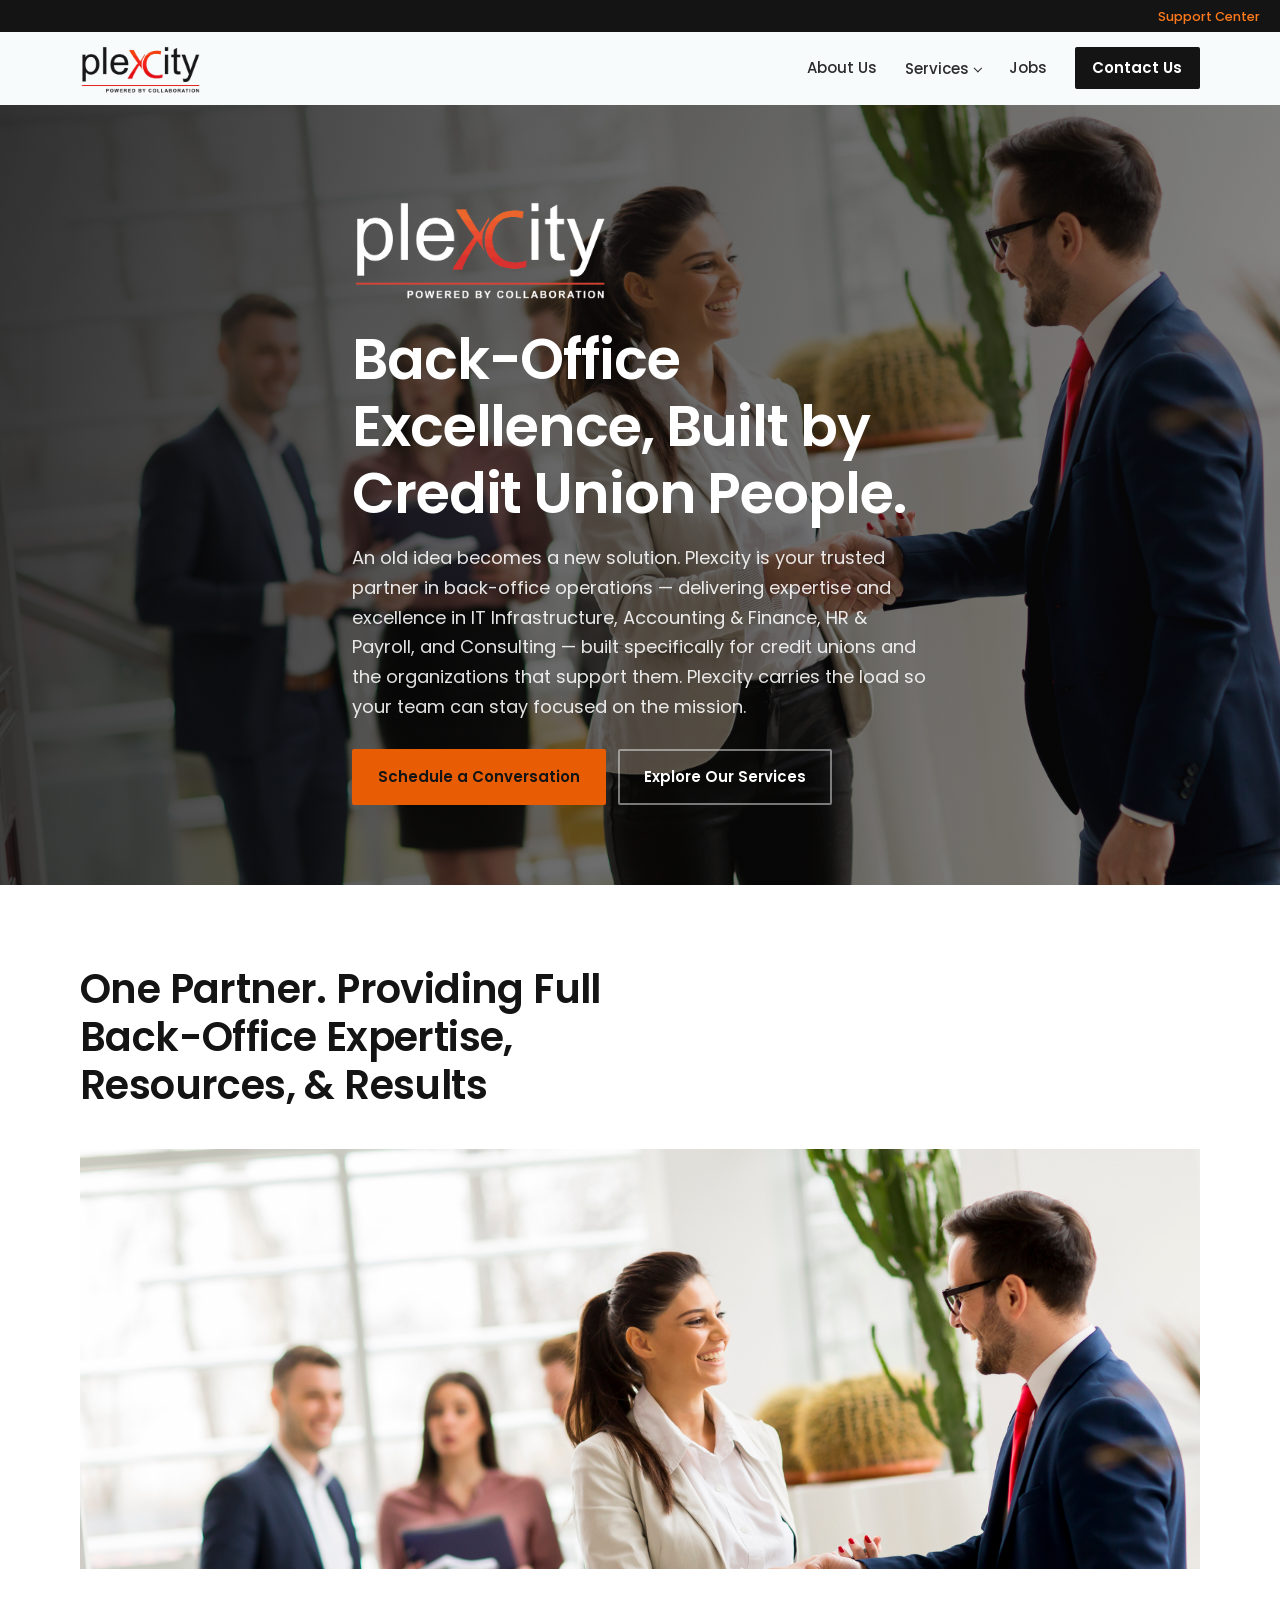
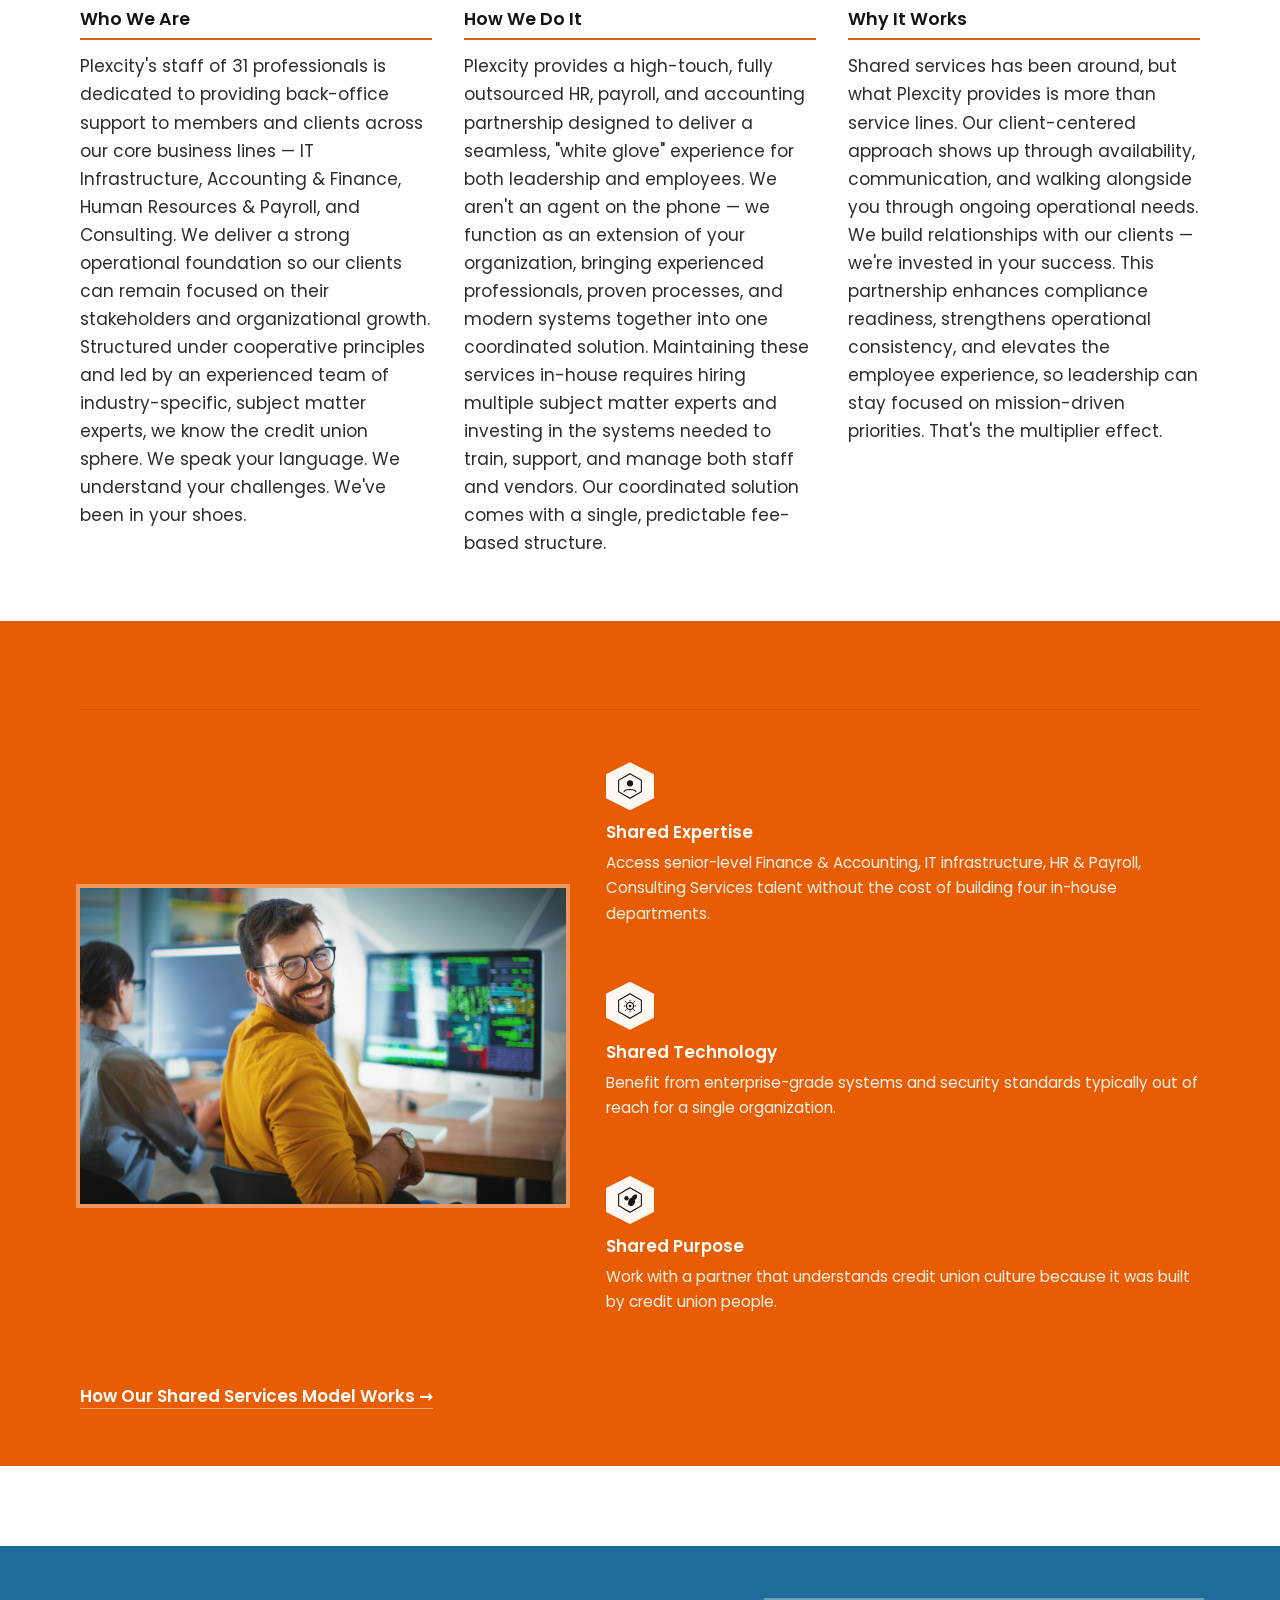
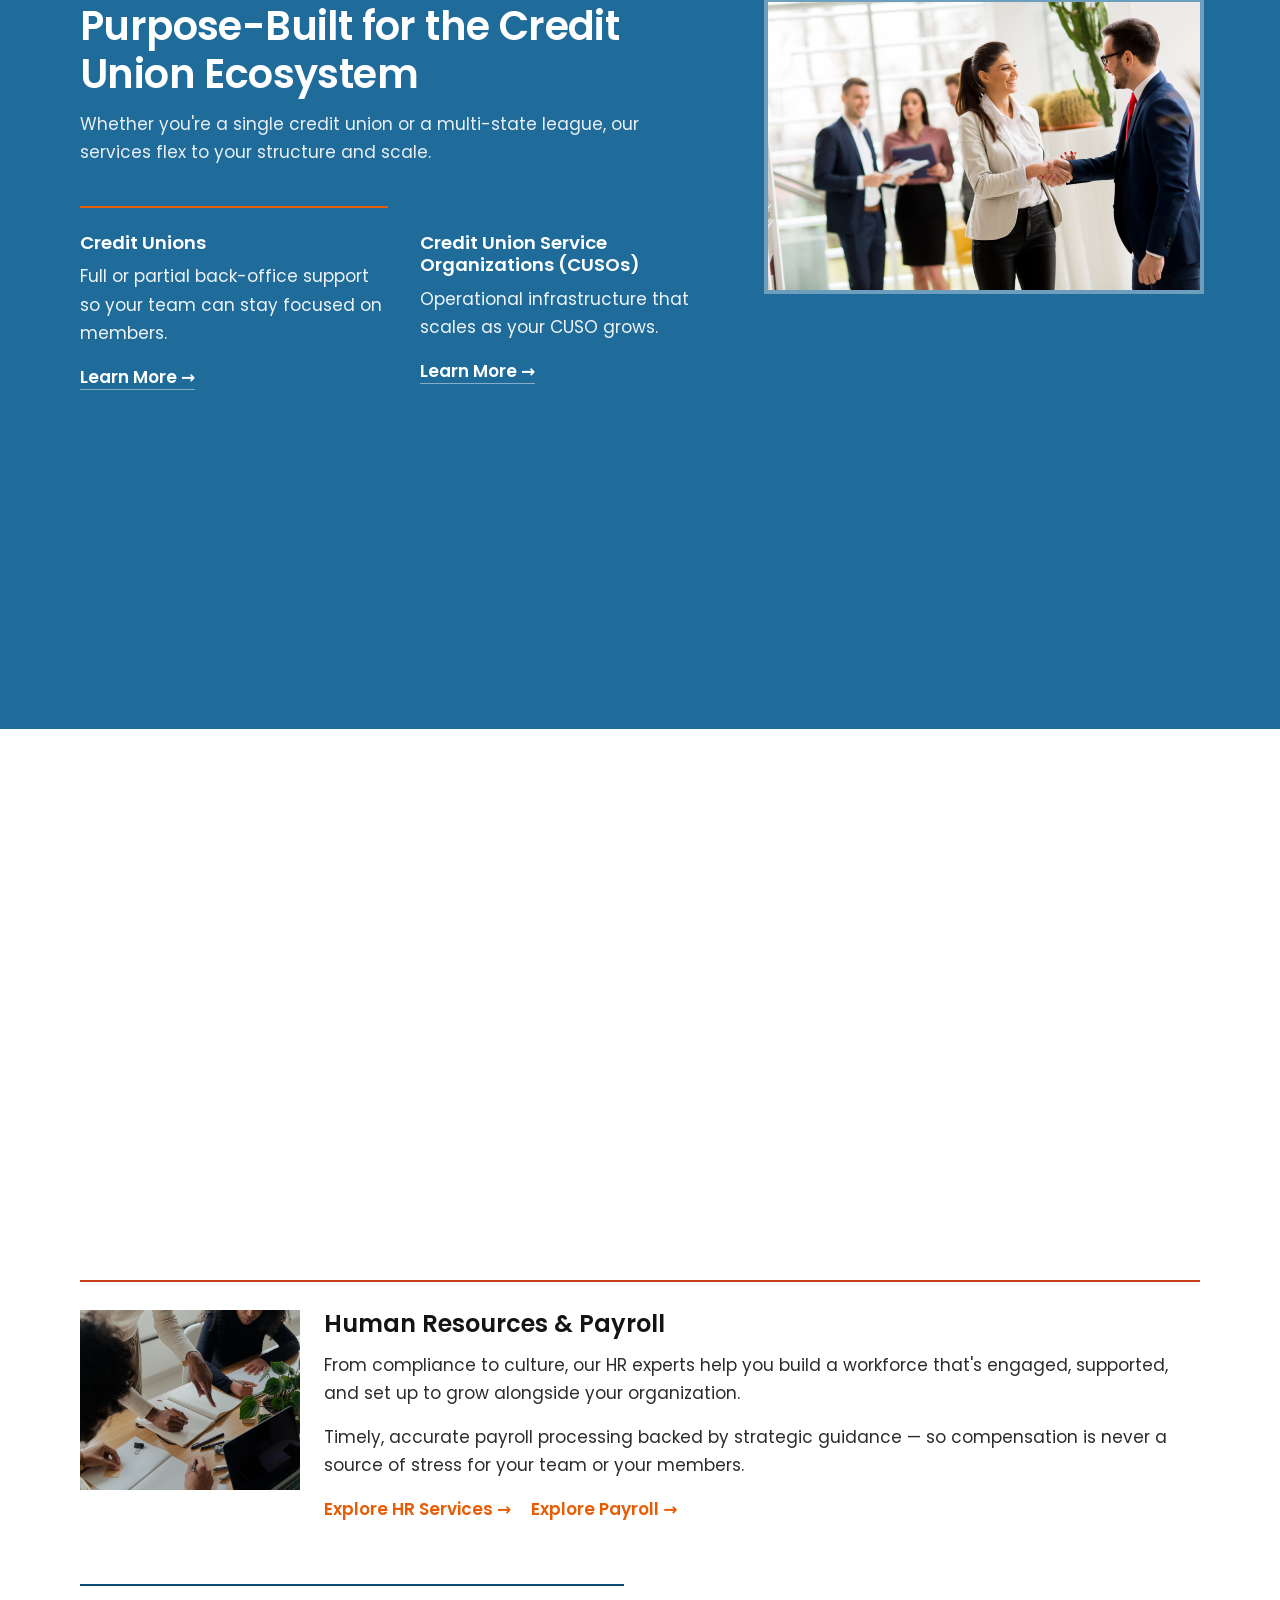
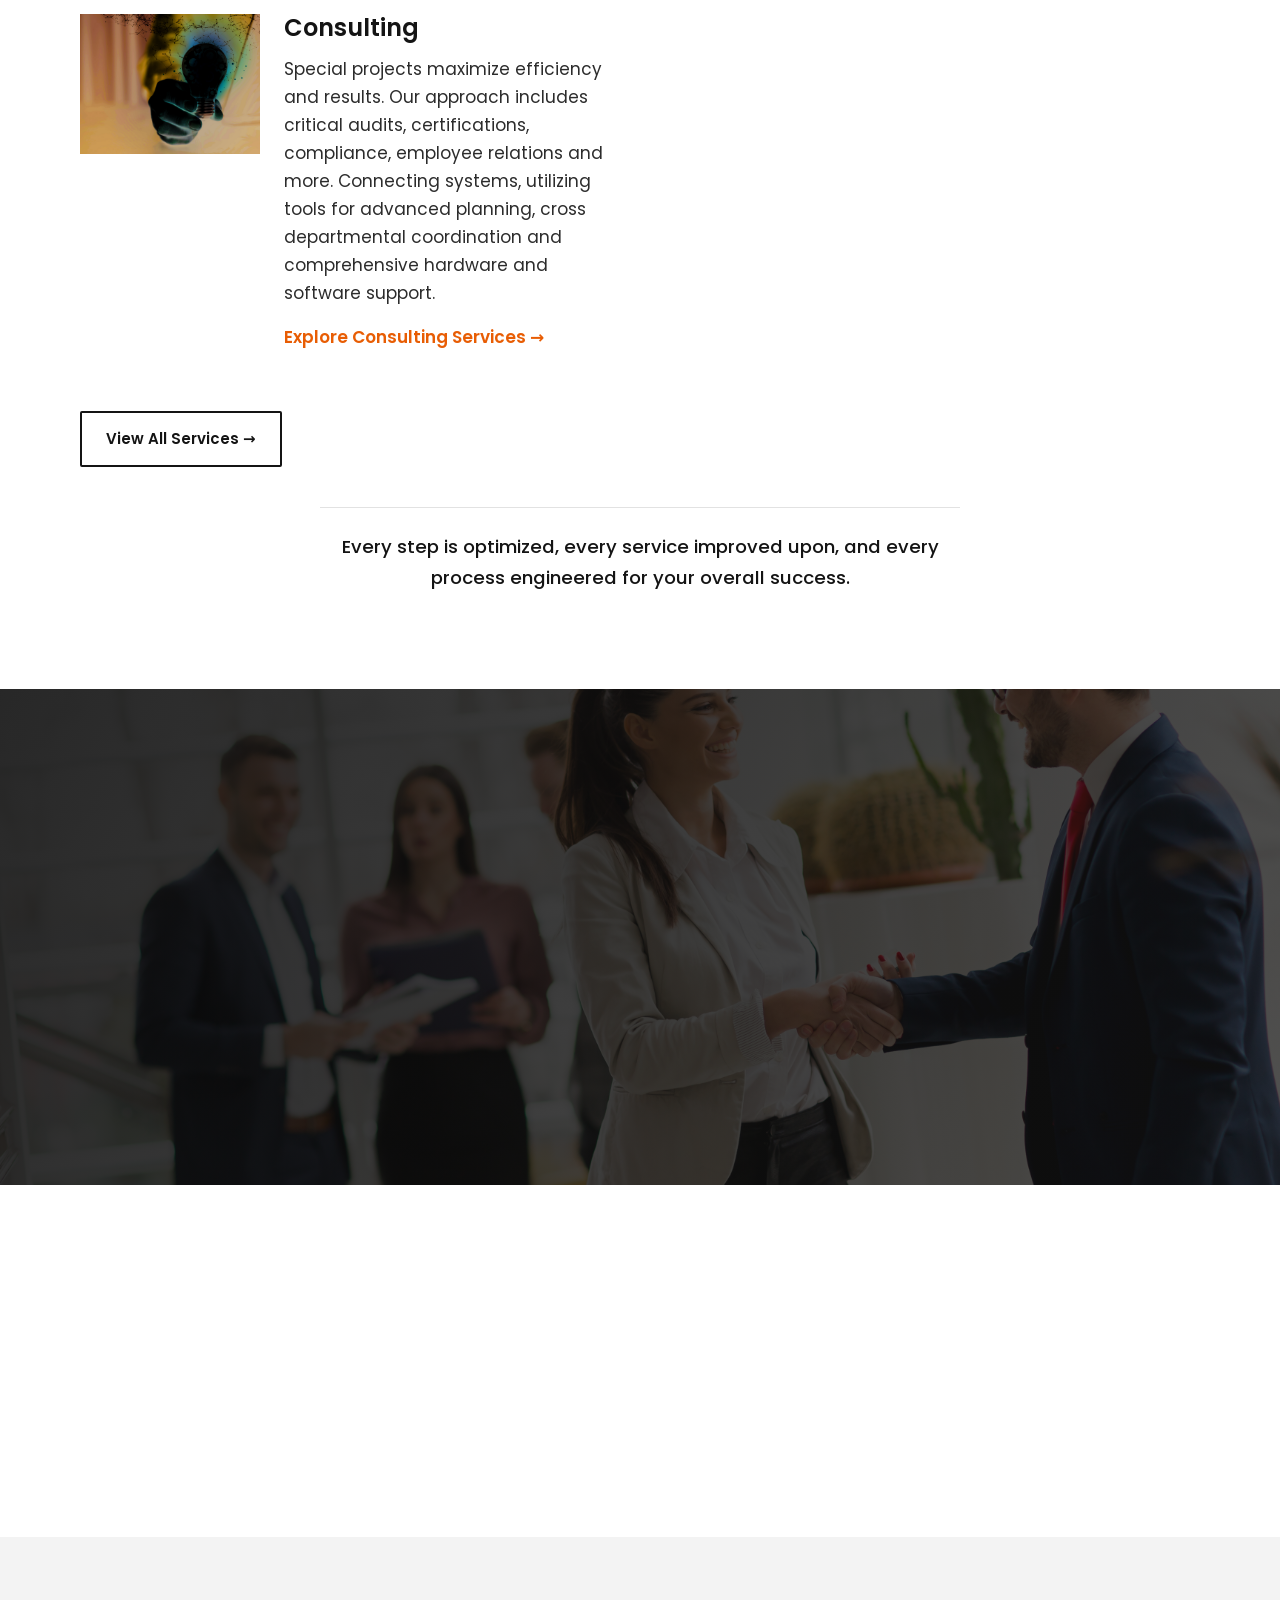
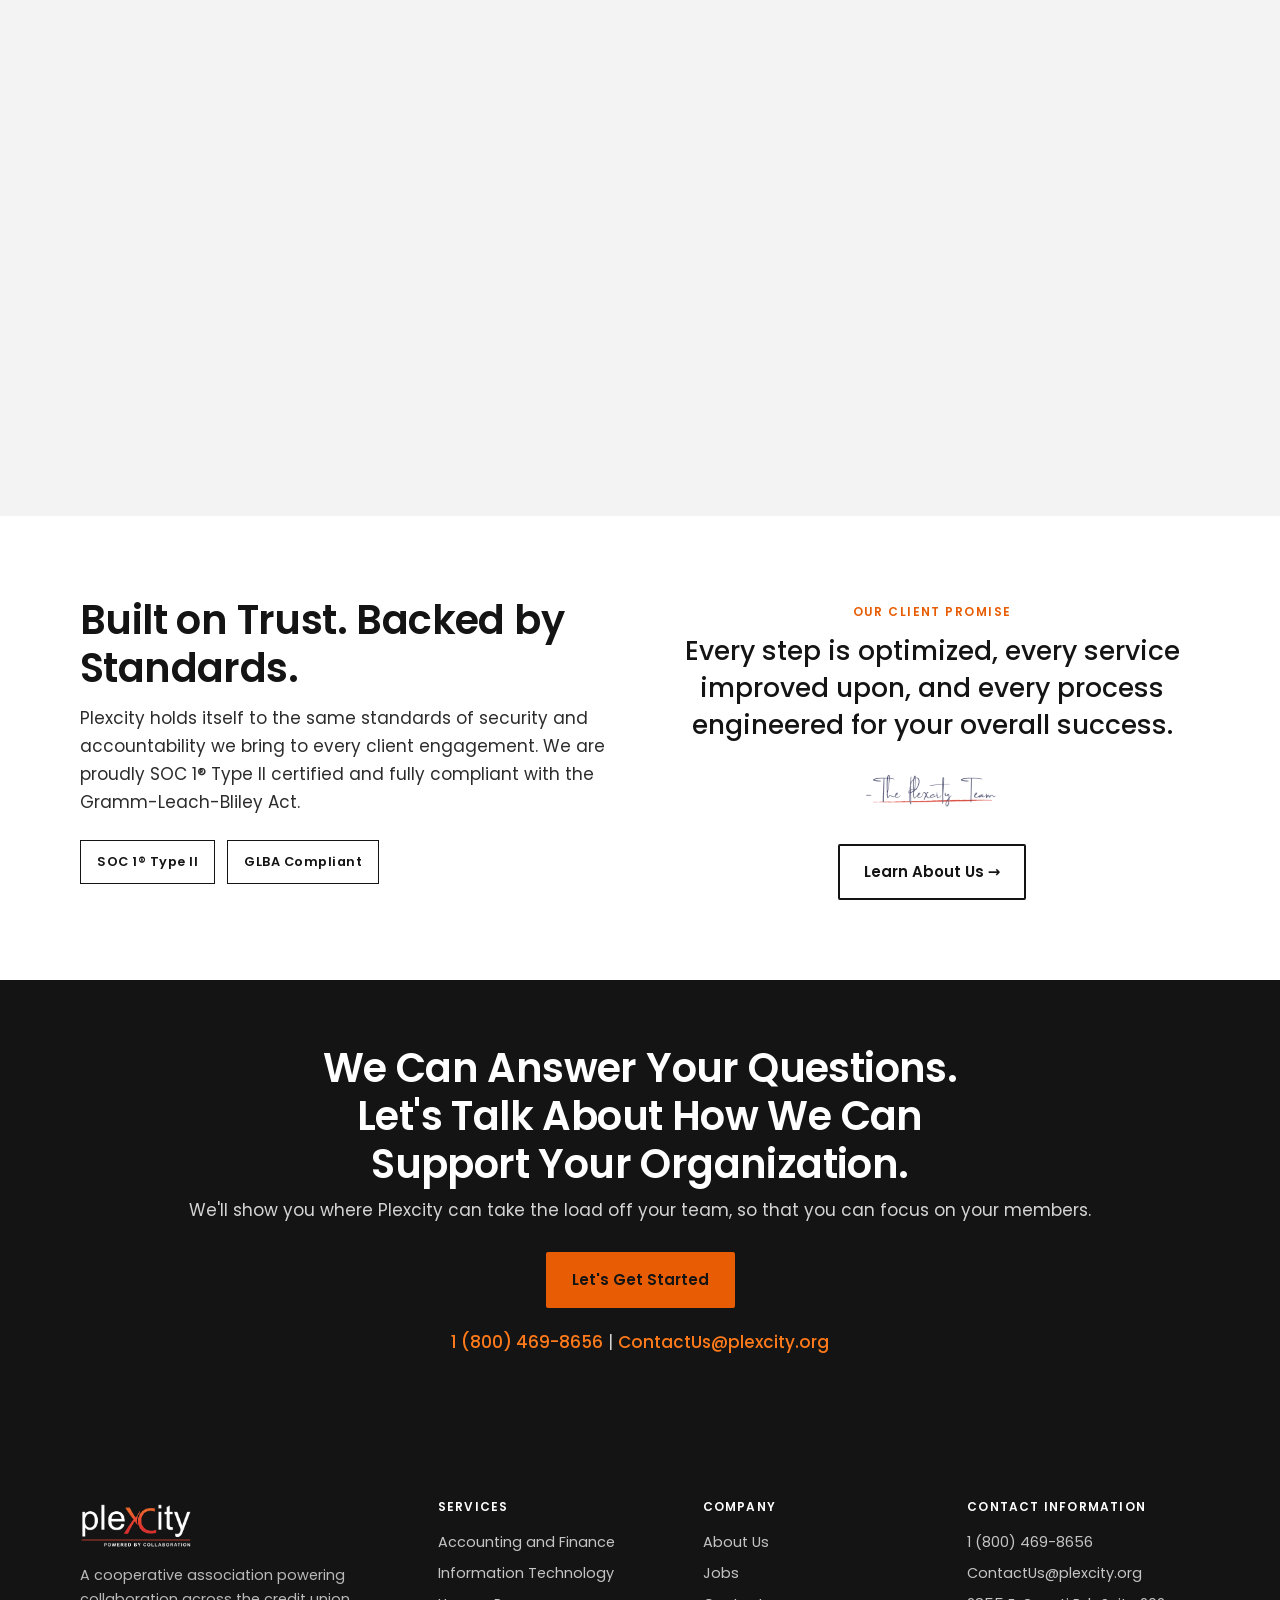
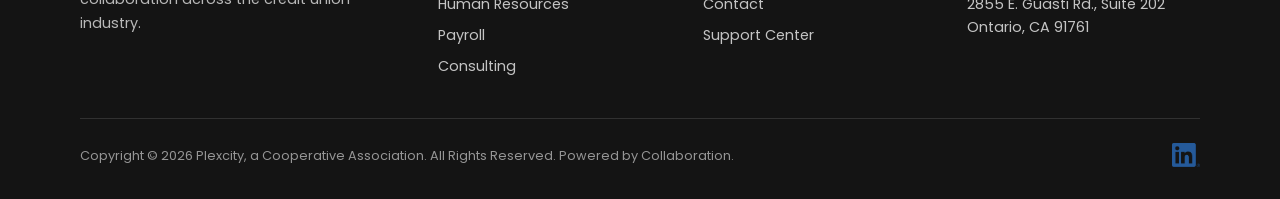
<file: index.html>
<!DOCTYPE html>
<html lang="en">
  <head>
    <meta charset="UTF-8" />
    <meta name="viewport" content="width=device-width, initial-scale=1" />
    <title>Plexcity | Powered by Collaboration</title>
    <meta
      name="description"
      content="Back-office excellence built by credit union people. Plexcity delivers IT Infrastructure, Accounting &amp; Finance, HR &amp; Payroll, and Consulting for credit unions and the organizations that support them."
    />
    <link rel="icon" href="assets/favicon.png" type="image/png" />
    <link rel="stylesheet" href="css/styles.css" />
  </head>
  <body>
    <a class="skip-link" href="#main">Skip to content</a>
    <div class="support-bar">
      <a href="https://plexcity.freshservice.com" target="_blank" rel="noopener">Support Center</a>
    </div>
    <header class="site-header">
      <div class="container header-inner">
        <a class="logo-link" href="index.html" aria-current="page">
          <img src="assets/logo.png" alt="Plexcity — Powered by Collaboration" />
        </a>
        <button class="nav-toggle" type="button" aria-expanded="false" aria-controls="site-nav">Menu</button>
        <nav class="site-nav" id="site-nav" aria-label="Primary">
          <a href="about.html">About Us</a>
          <div class="nav-dropdown">
            <button type="button" aria-expanded="false">Services</button>
            <div class="dropdown-menu">
              <a href="services/accounting.html">Accounting and Finance</a>
              <a href="services/it.html">Information Technology</a>
              <a href="services/hr.html">Human Resources</a>
              <a href="services/payroll.html">Payroll</a>
            </div>
          </div>
          <a href="jobs.html">Jobs</a>
          <a class="nav-cta" href="contact.html">Contact Us</a>
        </nav>
      </div>
    </header>

    <main id="main">
      <!-- 1. Hero -->
      <section class="hero hero-photo">
        <div class="hero-media" aria-hidden="true">
          <img src="assets/hero-photo.jpg" alt="" />
        </div>
        <div class="hero-content">
          <div class="hero-brand">
            <img src="assets/logo-hero.png" alt="Plexcity — Powered by Collaboration" />
          </div>
          <h1>Back-Office Excellence, Built by Credit Union People.</h1>
          <p class="lede">
            An old idea becomes a new solution. Plexcity is your trusted partner in back-office
            operations — delivering expertise and excellence in IT Infrastructure, Accounting &amp;
            Finance, HR &amp; Payroll, and Consulting — built specifically for credit unions and the
            organizations that support them. Plexcity carries the load so your team can stay focused
            on the mission.
          </p>
          <div class="btn-group">
            <a class="btn btn-primary" href="contact.html">Schedule a Conversation</a>
            <a class="btn btn-secondary" href="#services">Explore Our Services</a>
          </div>
        </div>
      </section>

      <!-- 2. So what is Plexcity? -->
      <section class="section" id="about-plexcity">
        <div class="container">
          <div class="section-head reveal">
            <h2>One Partner. Providing Full Back-Office Expertise, Resources, &amp; Results</h2>
          </div>
          <div class="about-visual reveal">
            <img src="assets/img-partnership.jpg" alt="" />
          </div>
          <div class="trio reveal">
            <div>
              <h3>Who We Are</h3>
              <p>
                Plexcity's staff of 31 professionals is dedicated to providing back-office support to
                members and clients across our core business lines — IT Infrastructure, Accounting
                &amp; Finance, Human Resources &amp; Payroll, and Consulting. We deliver a strong
                operational foundation so our clients can remain focused on their stakeholders and
                organizational growth. Structured under cooperative principles and led by an
                experienced team of industry-specific, subject matter experts, we know the credit
                union sphere. We speak your language. We understand your challenges. We've been in
                your shoes.
              </p>
            </div>
            <div>
              <h3>How We Do It</h3>
              <p>
                Plexcity provides a high-touch, fully outsourced HR, payroll, and accounting
                partnership designed to deliver a seamless, "white glove" experience for both
                leadership and employees. We aren't an agent on the phone — we function as an
                extension of your organization, bringing experienced professionals, proven processes,
                and modern systems together into one coordinated solution. Maintaining these services
                in-house requires hiring multiple subject matter experts and investing in the systems
                needed to train, support, and manage both staff and vendors. Our coordinated solution
                comes with a single, predictable fee-based structure.
              </p>
            </div>
            <div>
              <h3>Why It Works</h3>
              <p>
                Shared services has been around, but what Plexcity provides is more than service
                lines. Our client-centered approach shows up through availability, communication, and
                walking alongside you through ongoing operational needs. We build relationships with
                our clients — we're invested in your success. This partnership enhances compliance
                readiness, strengthens operational consistency, and elevates the employee experience,
                so leadership can stay focused on mission-driven priorities. That's the multiplier
                effect.
              </p>
            </div>
          </div>
        </div>

        <div class="section-band section-band-orange">
          <div class="container">
            <div class="shared-visual-row reveal">
              <figure class="shared-visual">
                <img src="assets/img-it.jpg" alt="" />
              </figure>
              <div class="shared-points">
                <div class="shared-point">
                  <div class="lb-icon lb-icon-on-color" aria-hidden="true">
                    <svg viewBox="0 0 64 64" fill="none" xmlns="http://www.w3.org/2000/svg">
                      <path
                        d="M32 4L58 19V45L32 60L6 45V19L32 4Z"
                        stroke="currentColor"
                        stroke-width="2.5"
                      />
                      <circle cx="32" cy="26" r="7" fill="currentColor" />
                      <path d="M18 46c2.5-8 25.5-8 28 0" stroke="currentColor" stroke-width="2.5" />
                    </svg>
                  </div>
                  <h3>Shared Expertise</h3>
                  <p>
                    Access senior-level Finance &amp; Accounting, IT infrastructure, HR &amp; Payroll,
                    Consulting Services talent without the cost of building four in-house departments.
                  </p>
                </div>
                <div class="shared-point">
                  <div class="lb-icon lb-icon-on-color" aria-hidden="true">
                    <svg viewBox="0 0 64 64" fill="none" xmlns="http://www.w3.org/2000/svg">
                      <path
                        d="M32 4L58 19V45L32 60L6 45V19L32 4Z"
                        stroke="currentColor"
                        stroke-width="2.5"
                      />
                      <circle cx="32" cy="32" r="8" stroke="currentColor" stroke-width="2.5" />
                      <circle cx="32" cy="32" r="3" fill="currentColor" />
                      <path
                        d="M32 18v4M32 42v4M18 32h4M42 32h4M21 21l3 3M40 40l3 3M43 21l-3 3M24 40l-3 3"
                        stroke="currentColor"
                        stroke-width="2"
                      />
                    </svg>
                  </div>
                  <h3>Shared Technology</h3>
                  <p>
                    Benefit from enterprise-grade systems and security standards typically out of
                    reach for a single organization.
                  </p>
                </div>
                <div class="shared-point">
                  <div class="lb-icon lb-icon-on-color" aria-hidden="true">
                    <svg viewBox="0 0 64 64" fill="none" xmlns="http://www.w3.org/2000/svg">
                      <path
                        d="M32 4L58 19V45L32 60L6 45V19L32 4Z"
                        stroke="currentColor"
                        stroke-width="2.5"
                      />
                      <path
                        d="M28 38c0-6 2.5-10 8-12 2-6 8-8 12-6 1 5-1 10-5 12 2 5-1 12-8 14-7-1-9-5-7-8z"
                        fill="currentColor"
                      />
                      <circle cx="24" cy="28" r="5" fill="currentColor" />
                    </svg>
                  </div>
                  <h3>Shared Purpose</h3>
                  <p>
                    Work with a partner that understands credit union culture because it was built by
                    credit union people.
                  </p>
                </div>
              </div>
            </div>
            <p class="section-cta reveal">
              <a class="text-link text-link-on-dark" href="#services"
                >How Our Shared Services Model Works →</a
              >
            </p>
          </div>
        </div>
      </section>

      <!-- 3. Who we serve -->
      <section class="section section-band section-band-blue" id="who-we-serve">
        <div class="container">
          <div class="serve-layout">
            <div>
              <div class="section-head reveal">
                <h2>Purpose-Built for the Credit Union Ecosystem</h2>
                <p>
                  Whether you're a single credit union or a multi-state league, our services flex to
                  your structure and scale.
                </p>
              </div>
              <div class="audience-grid">
                <article class="audience-item reveal">
                  <h3>Credit Unions</h3>
                  <p>Full or partial back-office support so your team can stay focused on members.</p>
                  <a class="text-link text-link-on-dark" href="about.html">Learn More →</a>
                </article>
                <article class="audience-item reveal">
                  <h3>Credit Union Service Organizations (CUSOs)</h3>
                  <p>Operational infrastructure that scales as your CUSO grows.</p>
                  <a class="text-link text-link-on-dark" href="about.html">Learn More →</a>
                </article>
                <article class="audience-item reveal">
                  <h3>Credit Union Leagues &amp; Associations</h3>
                  <p>
                    Shared-services partnership from the organizations that helped found Plexcity.
                  </p>
                  <a class="text-link text-link-on-dark" href="about.html">Learn More →</a>
                </article>
                <article class="audience-item reveal">
                  <h3>Small Businesses &amp; Nonprofits</h3>
                  <p>The same rigor and expertise, right-sized for smaller teams.</p>
                  <a class="text-link text-link-on-dark" href="about.html">Learn More →</a>
                </article>
              </div>
            </div>
            <figure class="serve-photo reveal">
              <img src="assets/img-partnership.jpg" alt="" />
            </figure>
          </div>
        </div>
      </section>

      <!-- 4. Our line of shared services -->
      <section class="section" id="services">
        <div class="container">
          <div class="section-head reveal">
            <h2>Our Line of Shared Services</h2>
            <p>Tap into experts &amp; solutions at the ready.</p>
          </div>
          <div class="service-blocks">
            <article class="service-block service-block-media reveal">
              <figure>
                <img src="assets/img-accounting.jpg" alt="" />
              </figure>
              <div>
                <h3>Accounting &amp; Finance</h3>
                <p>
                  Accurate books, clear reporting, and financial guidance that gives your leadership
                  the clarity to make confident decisions — without the overhead of building an
                  in-house team.
                </p>
                <a class="text-link" href="services/accounting.html"
                  >Explore Accounting &amp; Finance →</a
                >
              </div>
            </article>
            <article class="service-block service-block-media reveal">
              <figure>
                <img src="assets/img-it.jpg" alt="" />
              </figure>
              <div>
                <h3>IT Infrastructure</h3>
                <p>
                  Secure, reliable IT support and infrastructure management that keeps your
                  organization running — and protected — in an increasingly digital, increasingly
                  risky landscape.
                </p>
                <a class="text-link" href="services/it.html">Explore IT Services →</a>
              </div>
            </article>
            <article class="service-block service-block-media service-block-wide reveal">
              <figure>
                <img src="assets/img-team.jpg" alt="" />
              </figure>
              <div>
                <h3>Human Resources &amp; Payroll</h3>
                <p>
                  From compliance to culture, our HR experts help you build a workforce that's
                  engaged, supported, and set up to grow alongside your organization.
                </p>
                <p>
                  Timely, accurate payroll processing backed by strategic guidance — so compensation
                  is never a source of stress for your team or your members.
                </p>
                <div class="btn-group btn-group-inline">
                  <a class="text-link" href="services/hr.html">Explore HR Services →</a>
                  <a class="text-link" href="services/payroll.html">Explore Payroll →</a>
                </div>
              </div>
            </article>
            <article class="service-block service-block-media reveal">
              <figure>
                <img src="assets/img-consulting.jpg" alt="" />
              </figure>
              <div>
                <h3>Consulting</h3>
                <p>
                  Special projects maximize efficiency and results. Our approach includes critical
                  audits, certifications, compliance, employee relations and more. Connecting
                  systems, utilizing tools for advanced planning, cross departmental coordination and
                  comprehensive hardware and software support.
                </p>
                <a class="text-link" href="services/consulting.html">Explore Consulting Services →</a>
              </div>
            </article>
          </div>
          <p class="section-cta reveal">
            <a class="btn btn-outline" href="#services">View All Services →</a>
          </p>
          <p class="promise-line reveal">
            Every step is optimized, every service improved upon, and every process engineered for
            your overall success.
          </p>
        </div>
      </section>

      <!-- 5. Value & values -->
      <section class="section band-photo" id="values">
        <div class="band-photo-media" aria-hidden="true">
          <img src="assets/img-partnership.jpg" alt="" />
        </div>
        <div class="container band-photo-content">
          <div class="section-head reveal">
            <h2>Less Time in Tasks. More Time on Mission.</h2>
            <p>
              Our vision is simple: proactively empower our clients to focus exclusively on their
              mission by leading Back-Office Excellence.
            </p>
          </div>
          <div class="values values-on-dark">
            <div class="value-item reveal">
              <h3>Strength &amp; Efficiency</h3>
              <p>
                Plexcity provides strategic advantages through shared collaboration, enabling
                organizations to improve efficiency while achieving better outcomes.
              </p>
            </div>
            <div class="value-item reveal">
              <h3>Focus on Clients</h3>
              <p>
                Every step is optimized, every service enhanced, and every process engineered to
                support overall client success. We walk beside you.
              </p>
            </div>
            <div class="value-item reveal">
              <h3>Cooperation &amp; Collaboration</h3>
              <p>
                Plexcity works effectively and respectfully with diverse teams, builds consensus in
                decision-making, and assumes shared responsibility for collaborative outcomes.
              </p>
            </div>
          </div>
        </div>
      </section>

      <!-- 6. Client voice -->
      <section class="section">
        <div class="container reveal">
          <figure class="testimonial testimonial-featured">
            <p>
              “Plexcity focuses on our back-office operations so we can focus on our core business —
              our members. They have been an extremely valuable partner to the California and Nevada
              Credit Union Leagues.”
            </p>
            <cite
              >Larry Palochik, Executive Vice President, California and Nevada Credit Union
              Leagues</cite
            >
          </figure>
        </div>
      </section>

      <!-- 7. Insights -->
      <section class="section section-mist" id="insights">
        <div class="container">
          <div class="section-head reveal">
            <p class="eyebrow">News &amp; Resources</p>
            <h2>Straight Talk on Running a Stronger Back Office</h2>
            <p>
              From compliance updates to operational best practices, our team shares what we're
              seeing across the credit union industry — so you can make informed decisions before
              problems reach your desk.
            </p>
          </div>
          <div class="insight-grid">
            <article class="insight-card reveal">
              <p class="insight-tag">Category</p>
              <h3>[Content Title Placeholder]</h3>
            </article>
            <article class="insight-card reveal">
              <p class="insight-tag">Category</p>
              <h3>[Content Title Placeholder]</h3>
            </article>
            <article class="insight-card reveal">
              <p class="insight-tag">Category</p>
              <h3>[Content Title Placeholder]</h3>
            </article>
          </div>
          <p class="section-cta reveal">
            <a class="text-link" href="contact.html">News &amp; Resources →</a>
          </p>
        </div>
      </section>

      <!-- 8. Credibility + Client Promise -->
      <section class="section" id="trust">
        <div class="container">
          <div class="trust-grid">
            <div class="reveal">
              <h2>Built on Trust. Backed by Standards.</h2>
              <p>
                Plexcity holds itself to the same standards of security and accountability we bring
                to every client engagement. We are proudly SOC 1® Type II certified and fully
                compliant with the Gramm-Leach-Bliley Act.
              </p>
              <div class="badge-row" aria-label="Compliance badges">
                <div class="badge-pill">SOC 1® Type II</div>
                <div class="badge-pill">GLBA Compliant</div>
              </div>
            </div>
            <div class="promise reveal">
              <p class="eyebrow">Our Client Promise</p>
              <blockquote>
                Every step is optimized, every service improved upon, and every process engineered
                for your overall success.
              </blockquote>
              <img class="signature" src="assets/signature.png" alt="The Plexcity Team" />
              <div>
                <a class="btn btn-outline" href="about.html">Learn About Us →</a>
              </div>
            </div>
          </div>
        </div>
      </section>

      <!-- 9. Closing CTA -->
      <section class="cta-band cta-band-strong">
        <div class="container reveal">
          <h2>We Can Answer Your Questions. Let's Talk About How We Can Support Your Organization.</h2>
          <p>
            We'll show you where Plexcity can take the load off your team, so that you can focus on
            your members.
          </p>
          <div class="btn-group" style="justify-content: center">
            <a class="btn btn-primary" href="contact.html">Let's Get Started</a>
          </div>
          <p class="cta-contact">
            <a href="tel:18004698656">1 (800) 469-8656</a>
            <span aria-hidden="true"> | </span>
            <a href="mailto:ContactUs@plexcity.org">ContactUs@plexcity.org</a>
          </p>
        </div>
      </section>
    </main>

    <!-- 10. Footer -->
    <footer class="site-footer">
      <div class="container">
        <div class="footer-grid">
          <div class="footer-brand">
            <img src="assets/logo-hero.png" alt="Plexcity" />
            <p>A cooperative association powering collaboration across the credit union industry.</p>
          </div>
          <div>
            <h4>Services</h4>
            <ul>
              <li><a href="services/accounting.html">Accounting and Finance</a></li>
              <li><a href="services/it.html">Information Technology</a></li>
              <li><a href="services/hr.html">Human Resources</a></li>
              <li><a href="services/payroll.html">Payroll</a></li>
              <li><a href="services/consulting.html">Consulting</a></li>
            </ul>
          </div>
          <div>
            <h4>Company</h4>
            <ul>
              <li><a href="about.html">About Us</a></li>
              <li><a href="jobs.html">Jobs</a></li>
              <li><a href="contact.html">Contact</a></li>
              <li>
                <a href="https://plexcity.freshservice.com" target="_blank" rel="noopener"
                  >Support Center</a
                >
              </li>
            </ul>
          </div>
          <div>
            <h4>Contact Information</h4>
            <ul>
              <li><a href="tel:18004698656">1 (800) 469-8656</a></li>
              <li><a href="mailto:ContactUs@plexcity.org">ContactUs@plexcity.org</a></li>
              <li>2855 E. Guasti Rd., Suite 202<br />Ontario, CA 91761</li>
            </ul>
          </div>
        </div>
        <div class="footer-bottom">
          <p>
            Copyright © 2026 Plexcity, a Cooperative Association. All Rights Reserved. Powered by
            Collaboration.
          </p>
          <a
            class="social-link"
            href="https://www.linkedin.com/company/plexcity"
            target="_blank"
            rel="noopener"
            aria-label="Connect With Us on LinkedIn"
          >
            <img src="assets/linkedin.png" alt="" />
          </a>
        </div>
      </div>
    </footer>
    <script src="js/main.js"></script>
  </body>
</html>
</file>
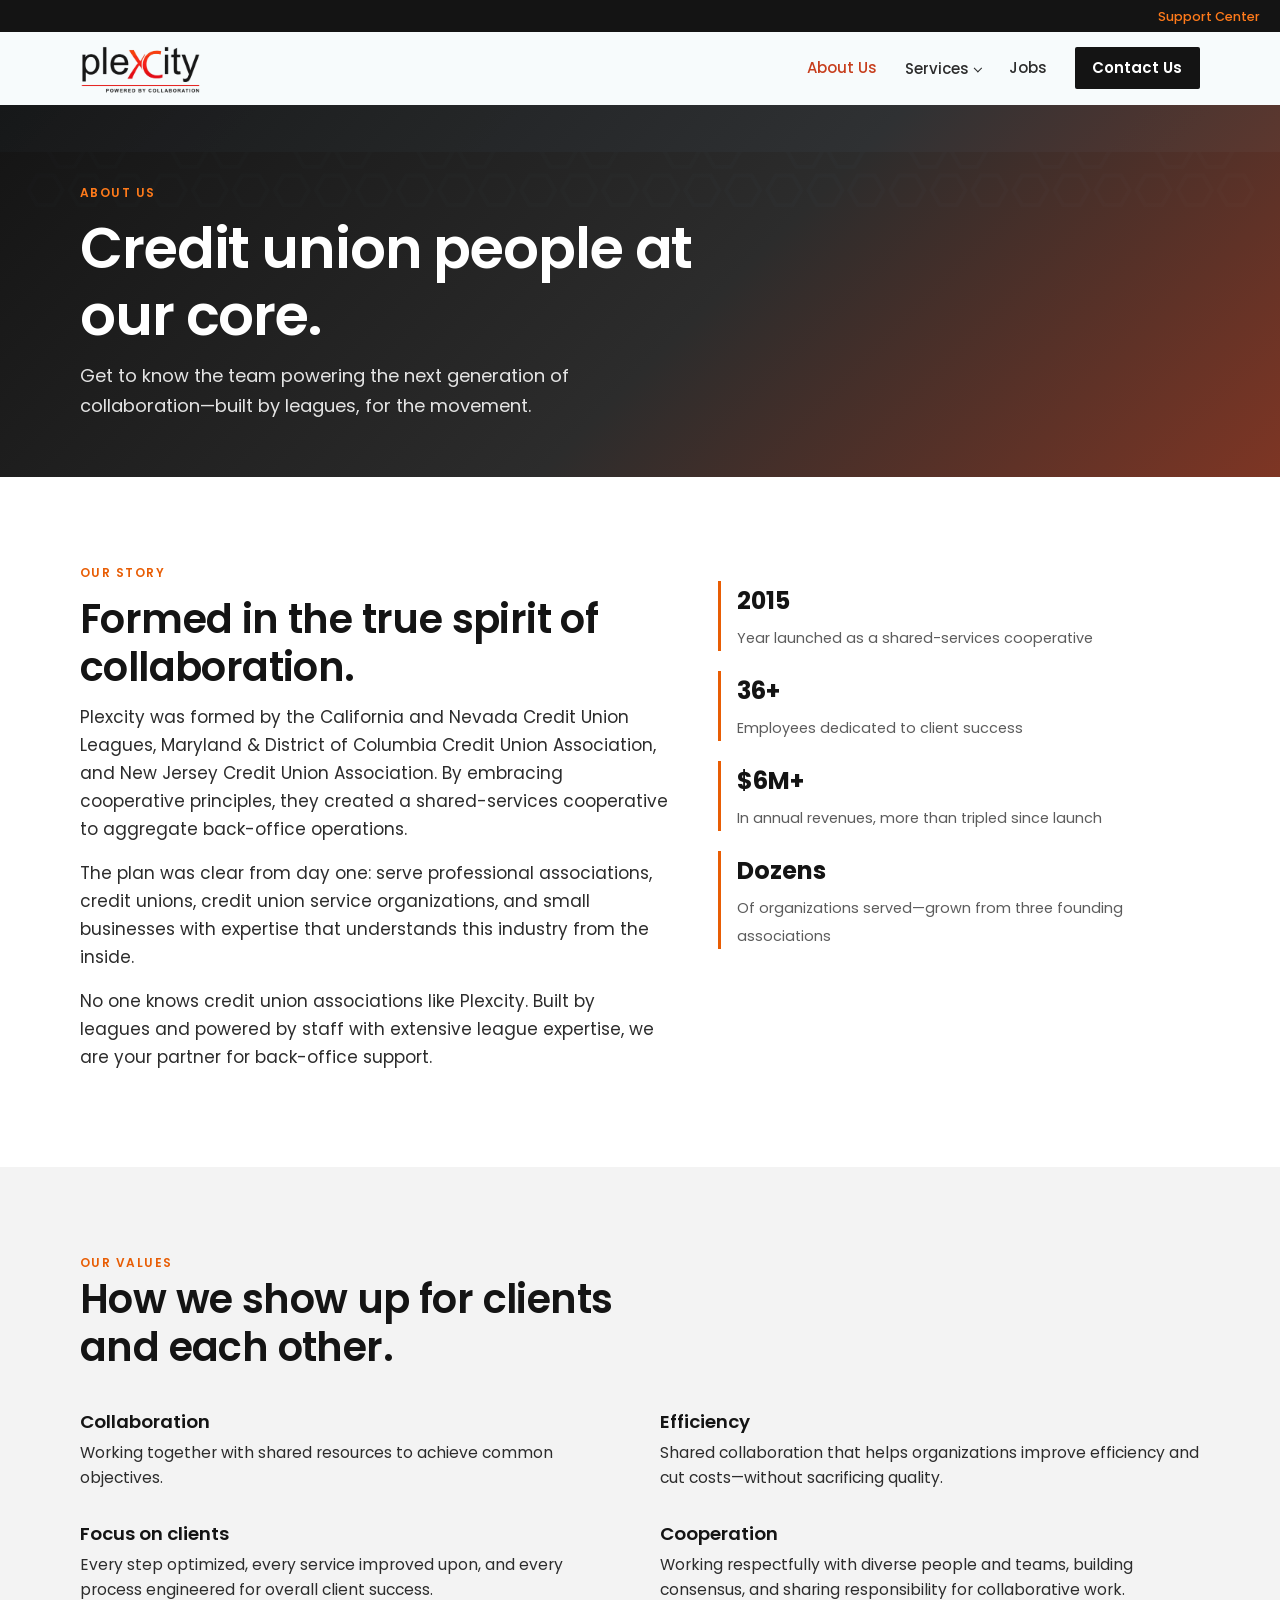
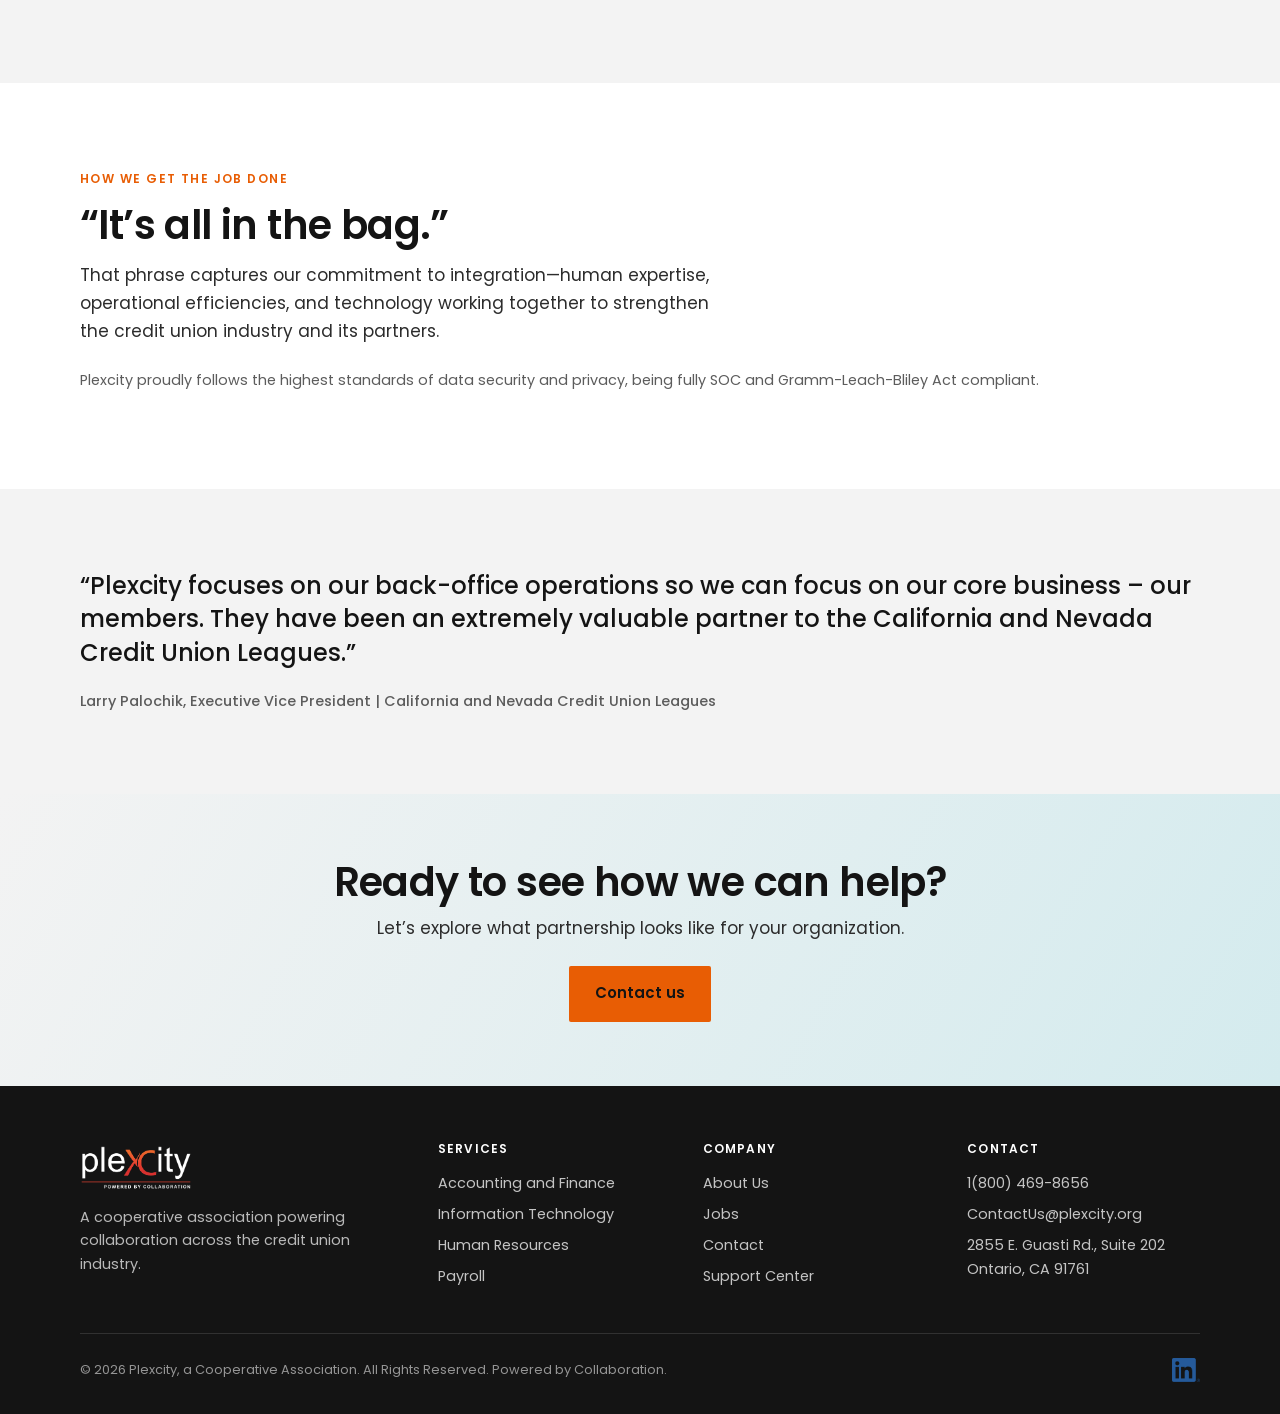
<file: about.html>
<!DOCTYPE html>
<html lang="en">
  <head>
    <meta charset="UTF-8" />
    <meta name="viewport" content="width=device-width, initial-scale=1" />
    <title>About Us | Plexcity</title>
    <meta
      name="description"
      content="Plexcity is a shared-services cooperative built by credit union leagues to deliver back-office excellence."
    />
    <link rel="icon" href="assets/favicon.png" type="image/png" />
    <link rel="stylesheet" href="css/styles.css" />
  </head>
  <body>
    <a class="skip-link" href="#main">Skip to content</a>
    <div class="support-bar">
      <a href="https://plexcity.freshservice.com" target="_blank" rel="noopener">Support Center</a>
    </div>
    <header class="site-header">
      <div class="container header-inner">
        <a class="logo-link" href="index.html">
          <img src="assets/logo.png" alt="Plexcity — Powered by Collaboration" />
        </a>
        <button class="nav-toggle" type="button" aria-expanded="false" aria-controls="site-nav">Menu</button>
        <nav class="site-nav" id="site-nav" aria-label="Primary">
          <a href="about.html" aria-current="page">About Us</a>
          <div class="nav-dropdown">
            <button type="button">Services</button>
            <div class="dropdown-menu">
              <a href="services/accounting.html">Accounting and Finance</a>
              <a href="services/it.html">Information Technology</a>
              <a href="services/hr.html">Human Resources</a>
              <a href="services/payroll.html">Payroll</a>
            </div>
          </div>
          <a href="jobs.html">Jobs</a>
          <a class="nav-cta" href="contact.html">Contact Us</a>
        </nav>
      </div>
    </header>

    <main id="main">
      <section class="page-hero">
        <div class="container">
          <p class="eyebrow">About Us</p>
          <h1>Credit union people at our core.</h1>
          <p class="lede">
            Get to know the team powering the next generation of collaboration—built by leagues, for
            the movement.
          </p>
        </div>
      </section>

      <section class="section">
        <div class="container split split-wide">
          <div class="reveal">
            <p class="eyebrow">Our story</p>
            <h2>Formed in the true spirit of collaboration.</h2>
            <p>
              Plexcity was formed by the California and Nevada Credit Union Leagues, Maryland &amp;
              District of Columbia Credit Union Association, and New Jersey Credit Union Association.
              By embracing cooperative principles, they created a shared-services cooperative to
              aggregate back-office operations.
            </p>
            <p>
              The plan was clear from day one: serve professional associations, credit unions, credit
              union service organizations, and small businesses with expertise that understands this
              industry from the inside.
            </p>
            <p>
              No one knows credit union associations like Plexcity. Built by leagues and powered by
              staff with extensive league expertise, we are your partner for back-office support.
            </p>
          </div>
          <div class="reveal">
            <ul class="stat-list">
              <li>
                <strong>2015</strong>
                <span>Year launched as a shared-services cooperative</span>
              </li>
              <li>
                <strong>36+</strong>
                <span>Employees dedicated to client success</span>
              </li>
              <li>
                <strong>$6M+</strong>
                <span>In annual revenues, more than tripled since launch</span>
              </li>
              <li>
                <strong>Dozens</strong>
                <span>Of organizations served—grown from three founding associations</span>
              </li>
            </ul>
          </div>
        </div>
      </section>

      <section class="section section-mist">
        <div class="container">
          <div class="section-head reveal">
            <p class="eyebrow">Our values</p>
            <h2>How we show up for clients and each other.</h2>
          </div>
          <div class="values">
            <div class="value-item reveal">
              <h3>Collaboration</h3>
              <p>Working together with shared resources to achieve common objectives.</p>
            </div>
            <div class="value-item reveal">
              <h3>Efficiency</h3>
              <p>
                Shared collaboration that helps organizations improve efficiency and cut costs—without
                sacrificing quality.
              </p>
            </div>
            <div class="value-item reveal">
              <h3>Focus on clients</h3>
              <p>
                Every step optimized, every service improved upon, and every process engineered for
                overall client success.
              </p>
            </div>
            <div class="value-item reveal">
              <h3>Cooperation</h3>
              <p>
                Working respectfully with diverse people and teams, building consensus, and sharing
                responsibility for collaborative work.
              </p>
            </div>
          </div>
        </div>
      </section>

      <section class="section">
        <div class="container reveal">
          <p class="eyebrow">How we get the job done</p>
          <h2>“It’s all in the bag.”</h2>
          <p style="max-width: 40rem">
            That phrase captures our commitment to integration—human expertise, operational
            efficiencies, and technology working together to strengthen the credit union industry and
            its partners.
          </p>
          <p class="compliance">
            Plexcity proudly follows the highest standards of data security and privacy, being fully
            SOC and Gramm-Leach-Bliley Act compliant.
          </p>
        </div>
      </section>

      <section class="section section-mist">
        <div class="container reveal">
          <figure class="testimonial">
            <p>
              “Plexcity focuses on our back-office operations so we can focus on our core business –
              our members. They have been an extremely valuable partner to the California and Nevada
              Credit Union Leagues.”
            </p>
            <cite>Larry Palochik, Executive Vice President | California and Nevada Credit Union Leagues</cite>
          </figure>
        </div>
      </section>

      <section class="cta-band">
        <div class="container reveal">
          <h2>Ready to see how we can help?</h2>
          <p>Let’s explore what partnership looks like for your organization.</p>
          <a class="btn btn-primary" href="contact.html">Contact us</a>
        </div>
      </section>
    </main>

    <footer class="site-footer">
      <div class="container">
        <div class="footer-grid">
          <div class="footer-brand">
            <img src="assets/logo-hero.png" alt="Plexcity" />
            <p>A cooperative association powering collaboration across the credit union industry.</p>
          </div>
          <div>
            <h4>Services</h4>
            <ul>
              <li><a href="services/accounting.html">Accounting and Finance</a></li>
              <li><a href="services/it.html">Information Technology</a></li>
              <li><a href="services/hr.html">Human Resources</a></li>
              <li><a href="services/payroll.html">Payroll</a></li>
            </ul>
          </div>
          <div>
            <h4>Company</h4>
            <ul>
              <li><a href="about.html">About Us</a></li>
              <li><a href="jobs.html">Jobs</a></li>
              <li><a href="contact.html">Contact</a></li>
              <li>
                <a href="https://plexcity.freshservice.com" target="_blank" rel="noopener">Support Center</a>
              </li>
            </ul>
          </div>
          <div>
            <h4>Contact</h4>
            <ul>
              <li><a href="tel:18004698656">1(800) 469-8656</a></li>
              <li><a href="mailto:ContactUs@plexcity.org">ContactUs@plexcity.org</a></li>
              <li>2855 E. Guasti Rd., Suite 202<br />Ontario, CA 91761</li>
            </ul>
          </div>
        </div>
        <div class="footer-bottom">
          <p>© 2026 Plexcity, a Cooperative Association. All Rights Reserved. Powered by Collaboration.</p>
          <a
            class="social-link"
            href="https://www.linkedin.com/company/plexcity"
            target="_blank"
            rel="noopener"
            aria-label="Plexcity on LinkedIn"
          >
            <img src="assets/linkedin.png" alt="" />
          </a>
        </div>
      </div>
    </footer>
    <script src="js/main.js"></script>
  </body>
</html>
</file>
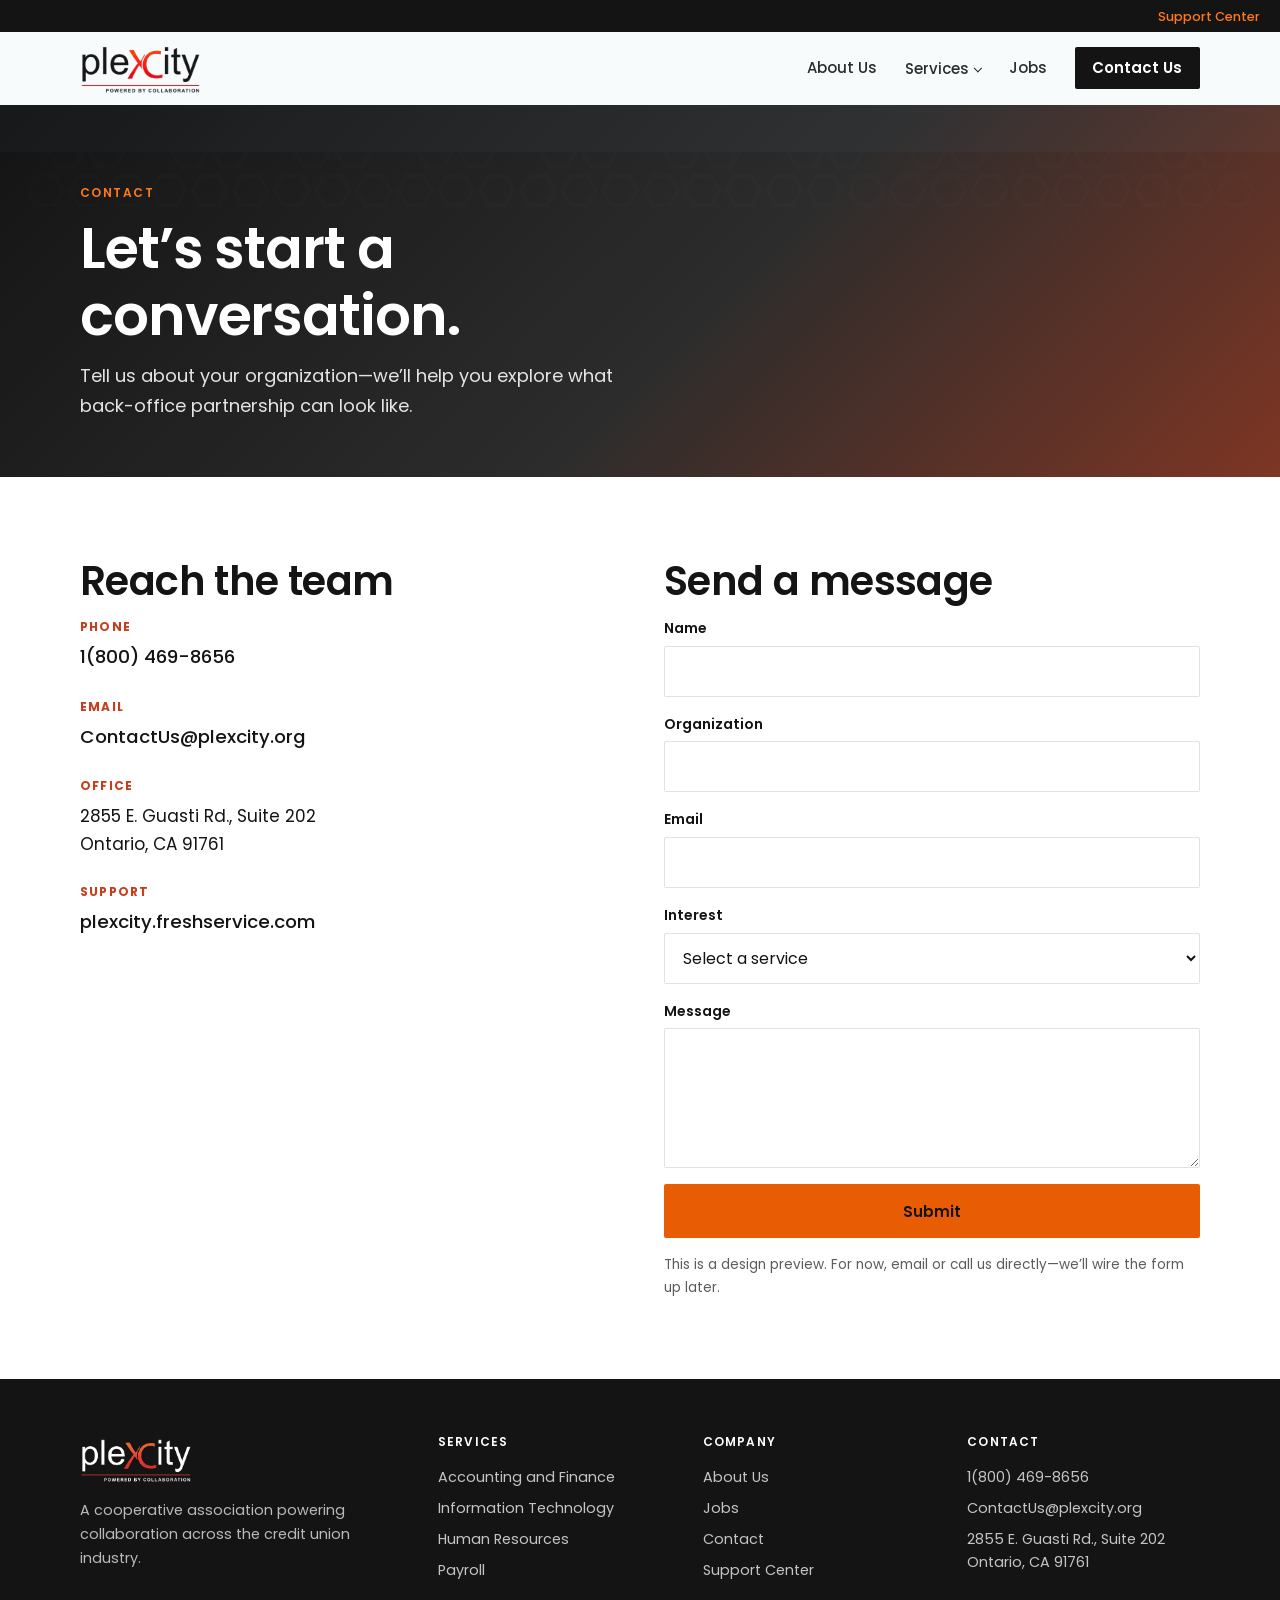
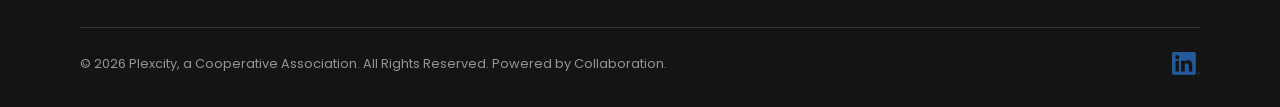
<file: contact.html>
<!DOCTYPE html>
<html lang="en">
  <head>
    <meta charset="UTF-8" />
    <meta name="viewport" content="width=device-width, initial-scale=1" />
    <title>Contact Us | Plexcity</title>
    <meta
      name="description"
      content="Contact Plexcity for accounting, IT, HR, and payroll partnership. Call 1(800) 469-8656 or email ContactUs@plexcity.org."
    />
    <link rel="icon" href="assets/favicon.png" type="image/png" />
    <link rel="stylesheet" href="css/styles.css" />
  </head>
  <body>
    <a class="skip-link" href="#main">Skip to content</a>
    <div class="support-bar">
      <a href="https://plexcity.freshservice.com" target="_blank" rel="noopener">Support Center</a>
    </div>
    <header class="site-header">
      <div class="container header-inner">
        <a class="logo-link" href="index.html">
          <img src="assets/logo.png" alt="Plexcity — Powered by Collaboration" />
        </a>
        <button class="nav-toggle" type="button" aria-expanded="false" aria-controls="site-nav">Menu</button>
        <nav class="site-nav" id="site-nav" aria-label="Primary">
          <a href="about.html">About Us</a>
          <div class="nav-dropdown">
            <button type="button">Services</button>
            <div class="dropdown-menu">
              <a href="services/accounting.html">Accounting and Finance</a>
              <a href="services/it.html">Information Technology</a>
              <a href="services/hr.html">Human Resources</a>
              <a href="services/payroll.html">Payroll</a>
            </div>
          </div>
          <a href="jobs.html">Jobs</a>
          <a class="nav-cta" href="contact.html" aria-current="page">Contact Us</a>
        </nav>
      </div>
    </header>

    <main id="main">
      <section class="page-hero">
        <div class="container">
          <p class="eyebrow">Contact</p>
          <h1>Let’s start a conversation.</h1>
          <p class="lede">
            Tell us about your organization—we’ll help you explore what back-office partnership can
            look like.
          </p>
        </div>
      </section>

      <section class="section">
        <div class="container contact-grid">
          <div class="reveal">
            <h2>Reach the team</h2>
            <ul class="contact-details">
              <li>
                <strong>Phone</strong>
                <a href="tel:18004698656">1(800) 469-8656</a>
              </li>
              <li>
                <strong>Email</strong>
                <a href="mailto:ContactUs@plexcity.org">ContactUs@plexcity.org</a>
              </li>
              <li>
                <strong>Office</strong>
                <span>2855 E. Guasti Rd., Suite 202<br />Ontario, CA 91761</span>
              </li>
              <li>
                <strong>Support</strong>
                <a href="https://plexcity.freshservice.com" target="_blank" rel="noopener"
                  >plexcity.freshservice.com</a
                >
              </li>
            </ul>
          </div>
          <div class="reveal">
            <h2>Send a message</h2>
            <form class="contact-form" action="#" method="post">
              <label>
                Name
                <input type="text" name="name" autocomplete="name" required />
              </label>
              <label>
                Organization
                <input type="text" name="organization" autocomplete="organization" />
              </label>
              <label>
                Email
                <input type="email" name="email" autocomplete="email" required />
              </label>
              <label>
                Interest
                <select name="interest">
                  <option value="">Select a service</option>
                  <option>Accounting and Finance</option>
                  <option>Information Technology</option>
                  <option>Human Resources</option>
                  <option>Payroll</option>
                  <option>General inquiry</option>
                </select>
              </label>
              <label>
                Message
                <textarea name="message" required></textarea>
              </label>
              <button class="btn btn-primary" type="submit">Submit</button>
              <p class="form-note">
                This is a design preview. For now, email or call us directly—we’ll wire the form up
                later.
              </p>
            </form>
          </div>
        </div>
      </section>
    </main>

    <footer class="site-footer">
      <div class="container">
        <div class="footer-grid">
          <div class="footer-brand">
            <img src="assets/logo-hero.png" alt="Plexcity" />
            <p>A cooperative association powering collaboration across the credit union industry.</p>
          </div>
          <div>
            <h4>Services</h4>
            <ul>
              <li><a href="services/accounting.html">Accounting and Finance</a></li>
              <li><a href="services/it.html">Information Technology</a></li>
              <li><a href="services/hr.html">Human Resources</a></li>
              <li><a href="services/payroll.html">Payroll</a></li>
            </ul>
          </div>
          <div>
            <h4>Company</h4>
            <ul>
              <li><a href="about.html">About Us</a></li>
              <li><a href="jobs.html">Jobs</a></li>
              <li><a href="contact.html">Contact</a></li>
              <li>
                <a href="https://plexcity.freshservice.com" target="_blank" rel="noopener">Support Center</a>
              </li>
            </ul>
          </div>
          <div>
            <h4>Contact</h4>
            <ul>
              <li><a href="tel:18004698656">1(800) 469-8656</a></li>
              <li><a href="mailto:ContactUs@plexcity.org">ContactUs@plexcity.org</a></li>
              <li>2855 E. Guasti Rd., Suite 202<br />Ontario, CA 91761</li>
            </ul>
          </div>
        </div>
        <div class="footer-bottom">
          <p>© 2026 Plexcity, a Cooperative Association. All Rights Reserved. Powered by Collaboration.</p>
          <a
            class="social-link"
            href="https://www.linkedin.com/company/plexcity"
            target="_blank"
            rel="noopener"
            aria-label="Plexcity on LinkedIn"
          >
            <img src="assets/linkedin.png" alt="" />
          </a>
        </div>
      </div>
    </footer>
    <script src="js/main.js"></script>
  </body>
</html>
</file>
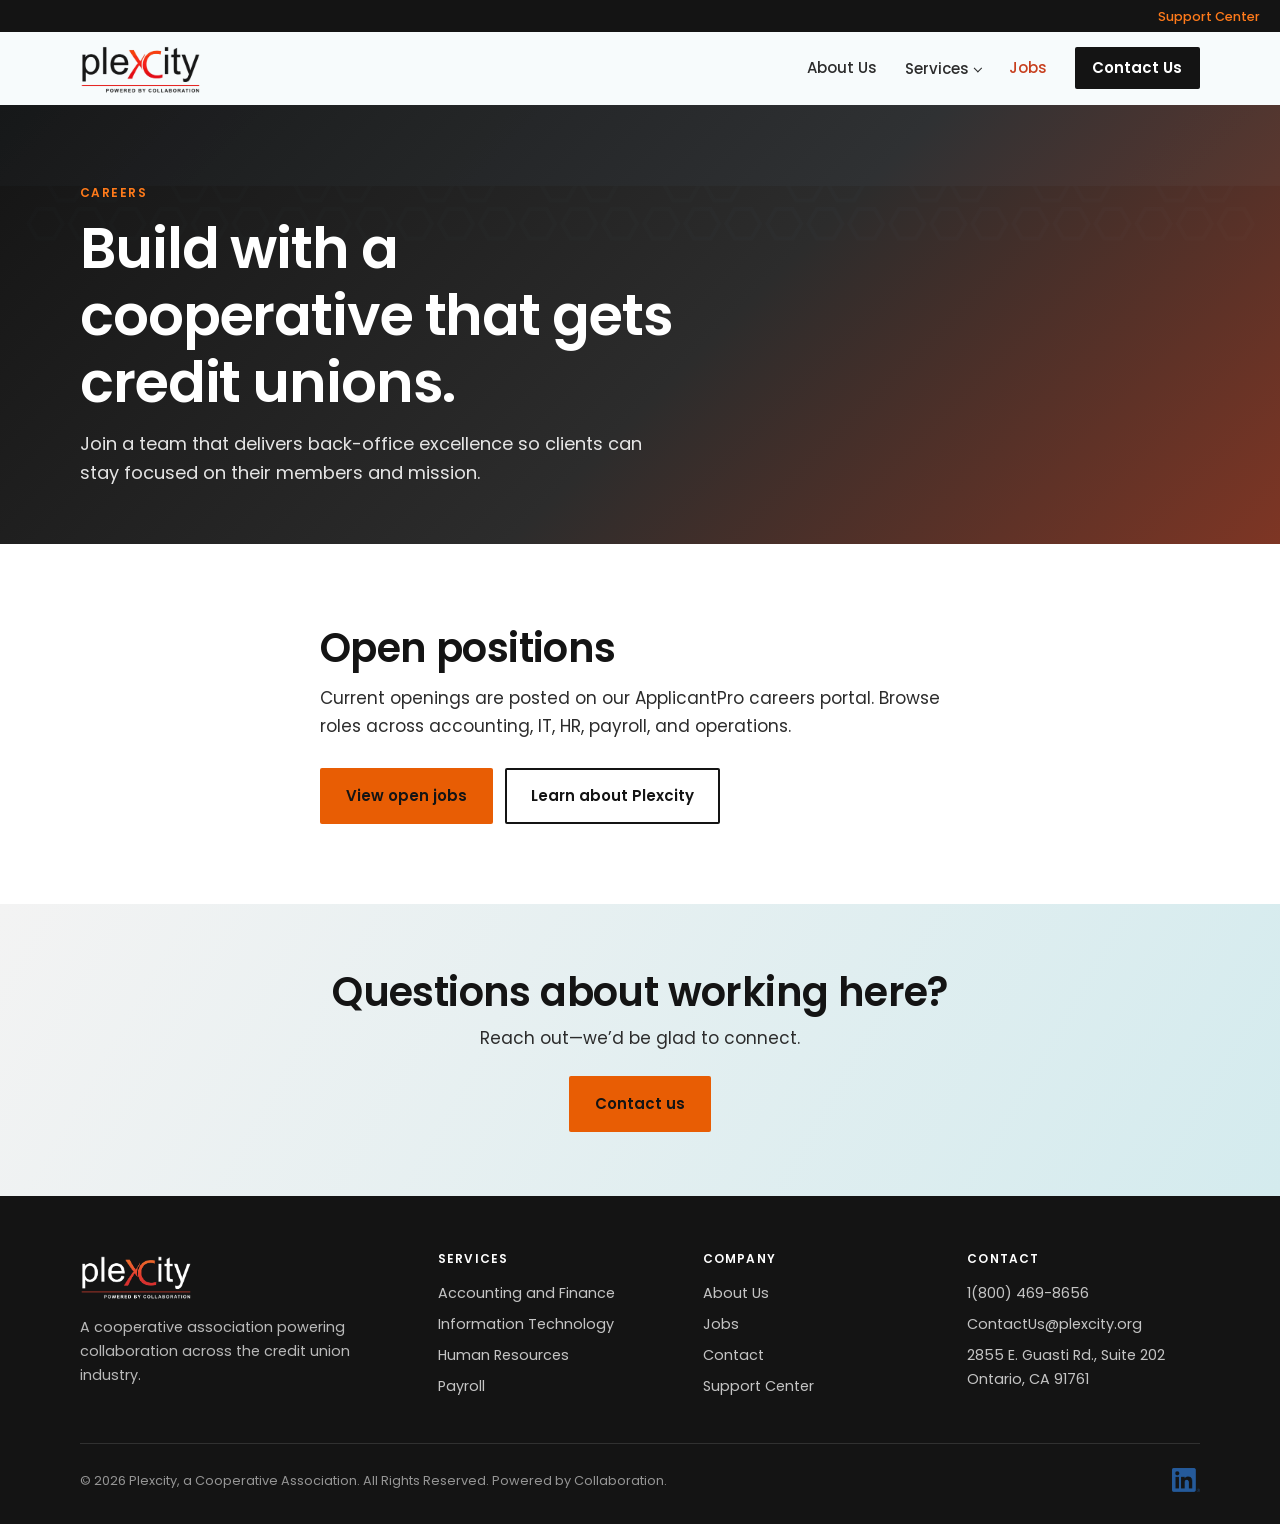
<file: jobs.html>
<!DOCTYPE html>
<html lang="en">
  <head>
    <meta charset="UTF-8" />
    <meta name="viewport" content="width=device-width, initial-scale=1" />
    <title>Jobs | Plexcity</title>
    <meta
      name="description"
      content="Explore career opportunities at Plexcity, a shared-services cooperative serving the credit union industry."
    />
    <link rel="icon" href="assets/favicon.png" type="image/png" />
    <link rel="stylesheet" href="css/styles.css" />
  </head>
  <body>
    <a class="skip-link" href="#main">Skip to content</a>
    <div class="support-bar">
      <a href="https://plexcity.freshservice.com" target="_blank" rel="noopener">Support Center</a>
    </div>
    <header class="site-header">
      <div class="container header-inner">
        <a class="logo-link" href="index.html">
          <img src="assets/logo.png" alt="Plexcity — Powered by Collaboration" />
        </a>
        <button class="nav-toggle" type="button" aria-expanded="false" aria-controls="site-nav">Menu</button>
        <nav class="site-nav" id="site-nav" aria-label="Primary">
          <a href="about.html">About Us</a>
          <div class="nav-dropdown">
            <button type="button">Services</button>
            <div class="dropdown-menu">
              <a href="services/accounting.html">Accounting and Finance</a>
              <a href="services/it.html">Information Technology</a>
              <a href="services/hr.html">Human Resources</a>
              <a href="services/payroll.html">Payroll</a>
            </div>
          </div>
          <a href="jobs.html" aria-current="page">Jobs</a>
          <a class="nav-cta" href="contact.html">Contact Us</a>
        </nav>
      </div>
    </header>

    <main id="main">
      <section class="page-hero">
        <div class="container">
          <p class="eyebrow">Careers</p>
          <h1>Build with a cooperative that gets credit unions.</h1>
          <p class="lede">
            Join a team that delivers back-office excellence so clients can stay focused on their
            members and mission.
          </p>
        </div>
      </section>

      <section class="section">
        <div class="container" style="max-width: 40rem">
          <div class="reveal">
            <h2>Open positions</h2>
            <p>
              Current openings are posted on our ApplicantPro careers portal. Browse roles across
              accounting, IT, HR, payroll, and operations.
            </p>
            <div class="btn-group">
              <a
                class="btn btn-primary"
                href="https://plexcity.applicantpro.com/jobs/"
                target="_blank"
                rel="noopener"
                >View open jobs</a
              >
              <a class="btn btn-outline" href="about.html">Learn about Plexcity</a>
            </div>
          </div>
        </div>
      </section>

      <section class="cta-band">
        <div class="container reveal">
          <h2>Questions about working here?</h2>
          <p>Reach out—we’d be glad to connect.</p>
          <a class="btn btn-primary" href="contact.html">Contact us</a>
        </div>
      </section>
    </main>

    <footer class="site-footer">
      <div class="container">
        <div class="footer-grid">
          <div class="footer-brand">
            <img src="assets/logo-hero.png" alt="Plexcity" />
            <p>A cooperative association powering collaboration across the credit union industry.</p>
          </div>
          <div>
            <h4>Services</h4>
            <ul>
              <li><a href="services/accounting.html">Accounting and Finance</a></li>
              <li><a href="services/it.html">Information Technology</a></li>
              <li><a href="services/hr.html">Human Resources</a></li>
              <li><a href="services/payroll.html">Payroll</a></li>
            </ul>
          </div>
          <div>
            <h4>Company</h4>
            <ul>
              <li><a href="about.html">About Us</a></li>
              <li><a href="jobs.html">Jobs</a></li>
              <li><a href="contact.html">Contact</a></li>
              <li>
                <a href="https://plexcity.freshservice.com" target="_blank" rel="noopener">Support Center</a>
              </li>
            </ul>
          </div>
          <div>
            <h4>Contact</h4>
            <ul>
              <li><a href="tel:18004698656">1(800) 469-8656</a></li>
              <li><a href="mailto:ContactUs@plexcity.org">ContactUs@plexcity.org</a></li>
              <li>2855 E. Guasti Rd., Suite 202<br />Ontario, CA 91761</li>
            </ul>
          </div>
        </div>
        <div class="footer-bottom">
          <p>© 2026 Plexcity, a Cooperative Association. All Rights Reserved. Powered by Collaboration.</p>
          <a
            class="social-link"
            href="https://www.linkedin.com/company/plexcity"
            target="_blank"
            rel="noopener"
            aria-label="Plexcity on LinkedIn"
          >
            <img src="assets/linkedin.png" alt="" />
          </a>
        </div>
      </div>
    </footer>
    <script src="js/main.js"></script>
  </body>
</html>
</file>
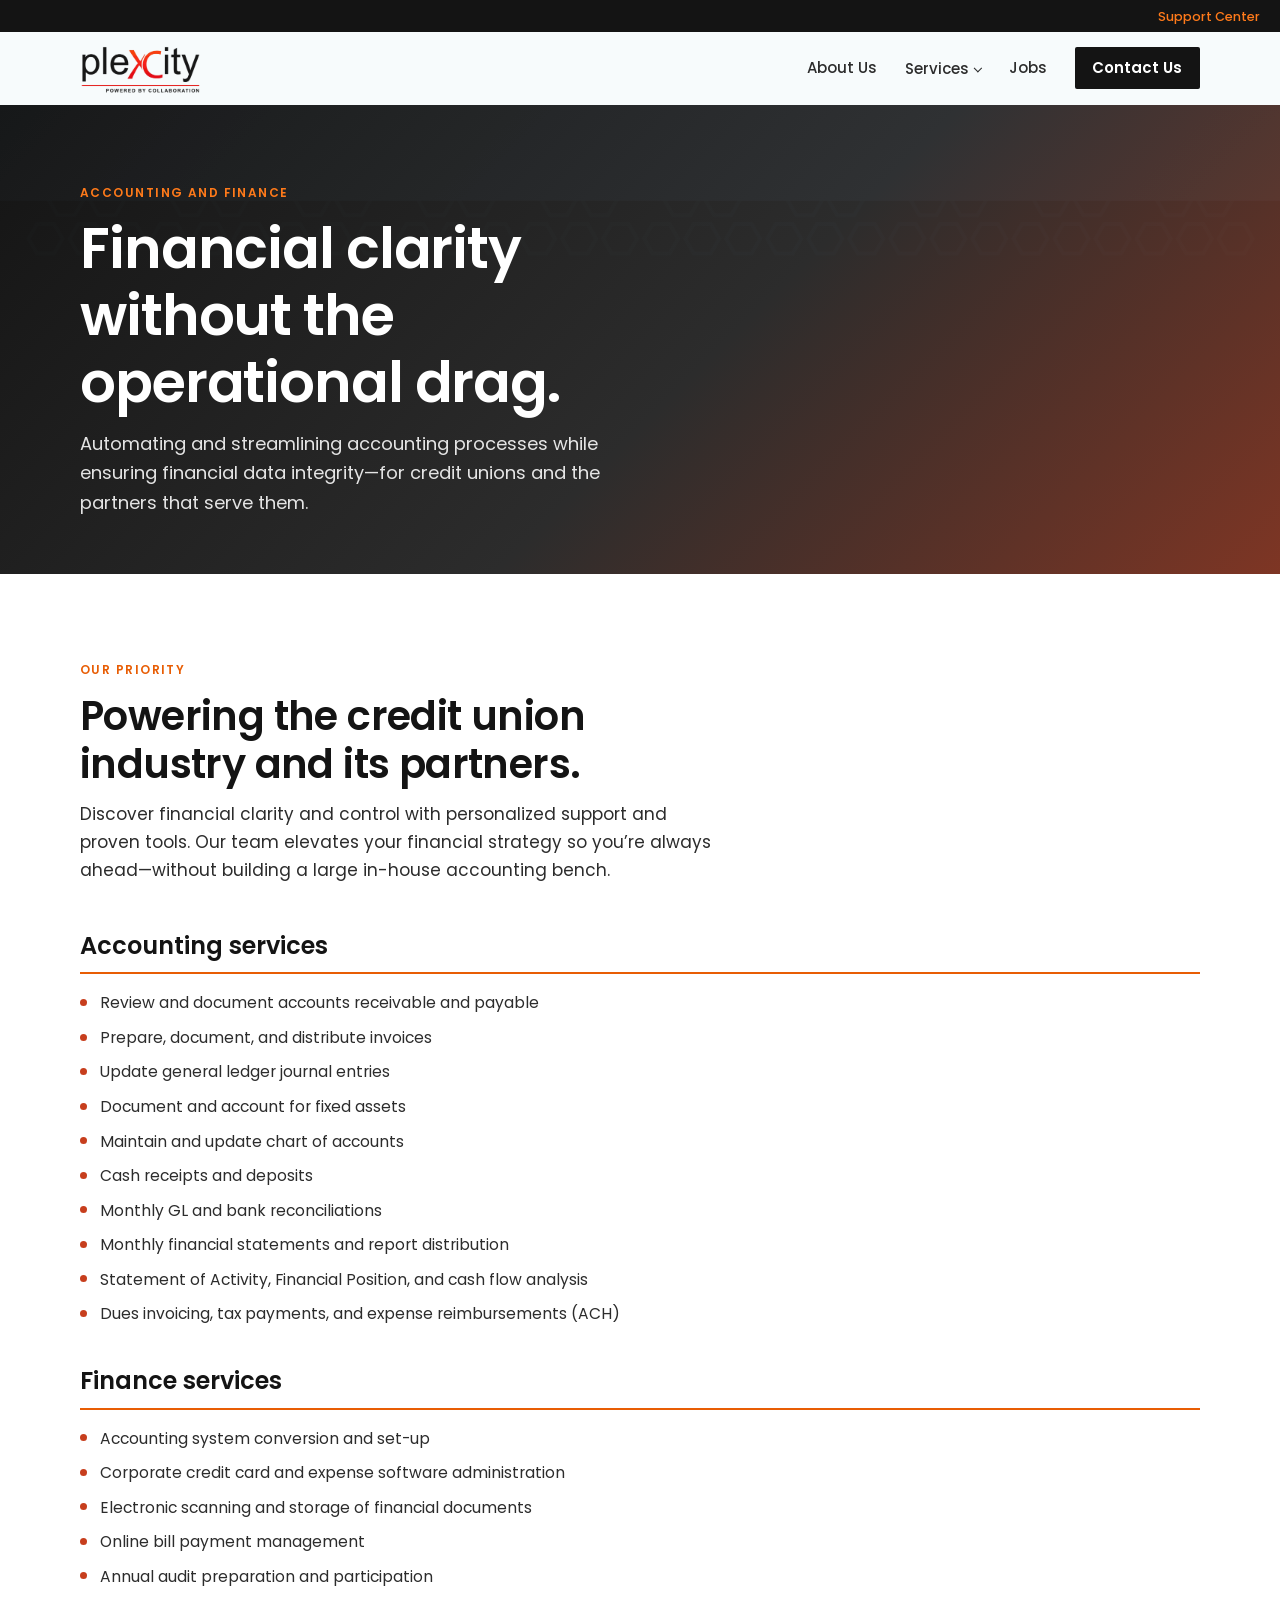
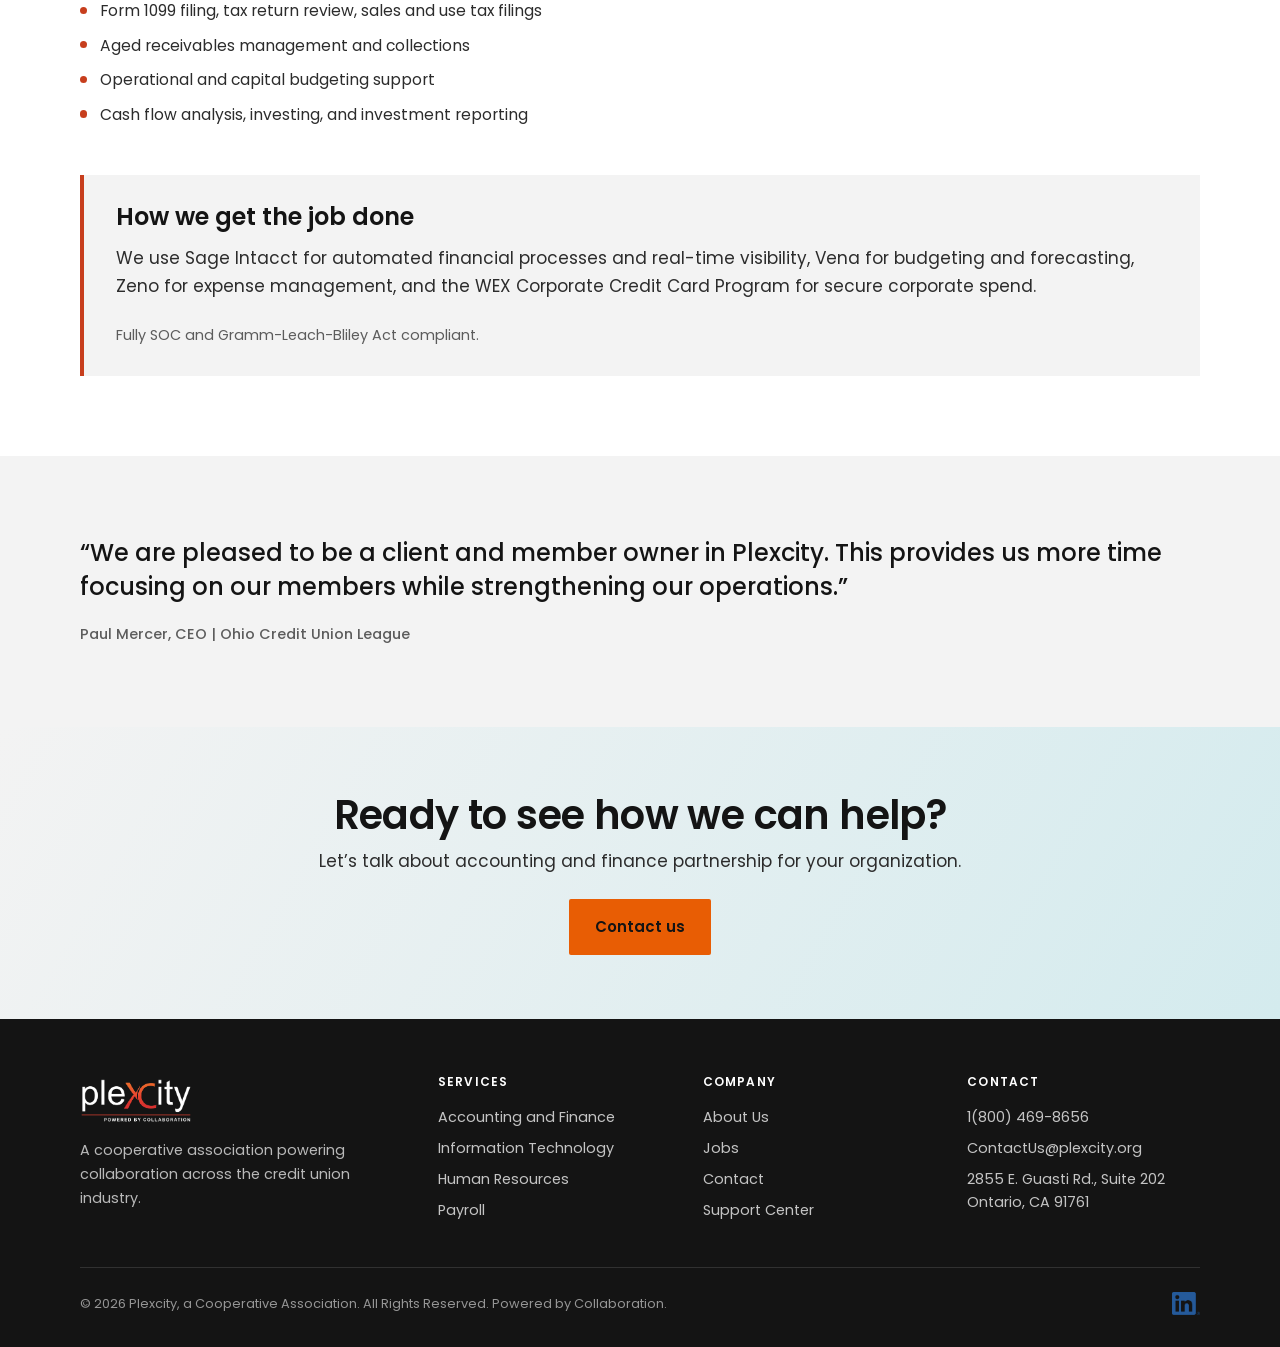
<file: services/accounting.html>
<!DOCTYPE html>
<html lang="en">
  <head>
    <meta charset="UTF-8" />
    <meta name="viewport" content="width=device-width, initial-scale=1" />
    <title>Accounting and Finance | Plexcity</title>
    <meta
      name="description"
      content="Plexcity Accounting and Finance services for credit unions, CUSOs, and leagues—reporting, reconciliation, invoicing, and financial clarity."
    />
    <link rel="icon" href="../assets/favicon.png" type="image/png" />
    <link rel="stylesheet" href="../css/styles.css" />
  </head>
  <body>
    <a class="skip-link" href="#main">Skip to content</a>
    <div class="support-bar">
      <a href="https://plexcity.freshservice.com" target="_blank" rel="noopener">Support Center</a>
    </div>
    <header class="site-header">
      <div class="container header-inner">
        <a class="logo-link" href="../index.html">
          <img src="../assets/logo.png" alt="Plexcity — Powered by Collaboration" />
        </a>
        <button class="nav-toggle" type="button" aria-expanded="false" aria-controls="site-nav">Menu</button>
        <nav class="site-nav" id="site-nav" aria-label="Primary">
          <a href="../about.html">About Us</a>
          <div class="nav-dropdown">
            <button type="button">Services</button>
            <div class="dropdown-menu">
              <a href="accounting.html" aria-current="page">Accounting and Finance</a>
              <a href="it.html">Information Technology</a>
              <a href="hr.html">Human Resources</a>
              <a href="payroll.html">Payroll</a>
            </div>
          </div>
          <a href="../jobs.html">Jobs</a>
          <a class="nav-cta" href="../contact.html">Contact Us</a>
        </nav>
      </div>
    </header>

    <main id="main">
      <section class="page-hero">
        <div class="container">
          <p class="eyebrow">Accounting and Finance</p>
          <h1>Financial clarity without the operational drag.</h1>
          <p class="lede">
            Automating and streamlining accounting processes while ensuring financial data integrity—for
            credit unions and the partners that serve them.
          </p>
        </div>
      </section>

      <section class="section">
        <div class="container">
          <div class="service-intro reveal">
            <p class="eyebrow">Our priority</p>
            <h2>Powering the credit union industry and its partners.</h2>
            <p>
              Discover financial clarity and control with personalized support and proven tools. Our
              team elevates your financial strategy so you’re always ahead—without building a large
              in-house accounting bench.
            </p>
          </div>

          <div class="offerings">
            <div class="offering reveal">
              <h3>Accounting services</h3>
              <ul>
                <li>Review and document accounts receivable and payable</li>
                <li>Prepare, document, and distribute invoices</li>
                <li>Update general ledger journal entries</li>
                <li>Document and account for fixed assets</li>
                <li>Maintain and update chart of accounts</li>
                <li>Cash receipts and deposits</li>
                <li>Monthly GL and bank reconciliations</li>
                <li>Monthly financial statements and report distribution</li>
                <li>Statement of Activity, Financial Position, and cash flow analysis</li>
                <li>Dues invoicing, tax payments, and expense reimbursements (ACH)</li>
              </ul>
            </div>
            <div class="offering reveal">
              <h3>Finance services</h3>
              <ul>
                <li>Accounting system conversion and set-up</li>
                <li>Corporate credit card and expense software administration</li>
                <li>Electronic scanning and storage of financial documents</li>
                <li>Online bill payment management</li>
                <li>Annual audit preparation and participation</li>
                <li>Form 1099 filing, tax return review, sales and use tax filings</li>
                <li>Aged receivables management and collections</li>
                <li>Operational and capital budgeting support</li>
                <li>Cash flow analysis, investing, and investment reporting</li>
              </ul>
            </div>
          </div>

          <div class="tools-note reveal">
            <h3>How we get the job done</h3>
            <p>
              We use Sage Intacct for automated financial processes and real-time visibility, Vena for
              budgeting and forecasting, Zeno for expense management, and the WEX Corporate Credit Card
              Program for secure corporate spend.
            </p>
            <p class="compliance">
              Fully SOC and Gramm-Leach-Bliley Act compliant.
            </p>
          </div>
        </div>
      </section>

      <section class="section section-mist">
        <div class="container reveal">
          <figure class="testimonial">
            <p>
              “We are pleased to be a client and member owner in Plexcity. This provides us more time
              focusing on our members while strengthening our operations.”
            </p>
            <cite>Paul Mercer, CEO | Ohio Credit Union League</cite>
          </figure>
        </div>
      </section>

      <section class="cta-band">
        <div class="container reveal">
          <h2>Ready to see how we can help?</h2>
          <p>Let’s talk about accounting and finance partnership for your organization.</p>
          <a class="btn btn-primary" href="../contact.html">Contact us</a>
        </div>
      </section>
    </main>

    <footer class="site-footer">
      <div class="container">
        <div class="footer-grid">
          <div class="footer-brand">
            <img src="../assets/logo-hero.png" alt="Plexcity" />
            <p>A cooperative association powering collaboration across the credit union industry.</p>
          </div>
          <div>
            <h4>Services</h4>
            <ul>
              <li><a href="accounting.html">Accounting and Finance</a></li>
              <li><a href="it.html">Information Technology</a></li>
              <li><a href="hr.html">Human Resources</a></li>
              <li><a href="payroll.html">Payroll</a></li>
            </ul>
          </div>
          <div>
            <h4>Company</h4>
            <ul>
              <li><a href="../about.html">About Us</a></li>
              <li><a href="../jobs.html">Jobs</a></li>
              <li><a href="../contact.html">Contact</a></li>
              <li>
                <a href="https://plexcity.freshservice.com" target="_blank" rel="noopener">Support Center</a>
              </li>
            </ul>
          </div>
          <div>
            <h4>Contact</h4>
            <ul>
              <li><a href="tel:18004698656">1(800) 469-8656</a></li>
              <li><a href="mailto:ContactUs@plexcity.org">ContactUs@plexcity.org</a></li>
              <li>2855 E. Guasti Rd., Suite 202<br />Ontario, CA 91761</li>
            </ul>
          </div>
        </div>
        <div class="footer-bottom">
          <p>© 2026 Plexcity, a Cooperative Association. All Rights Reserved. Powered by Collaboration.</p>
          <a
            class="social-link"
            href="https://www.linkedin.com/company/plexcity"
            target="_blank"
            rel="noopener"
            aria-label="Plexcity on LinkedIn"
          >
            <img src="../assets/linkedin.png" alt="" />
          </a>
        </div>
      </div>
    </footer>
    <script src="../js/main.js"></script>
  </body>
</html>
</file>
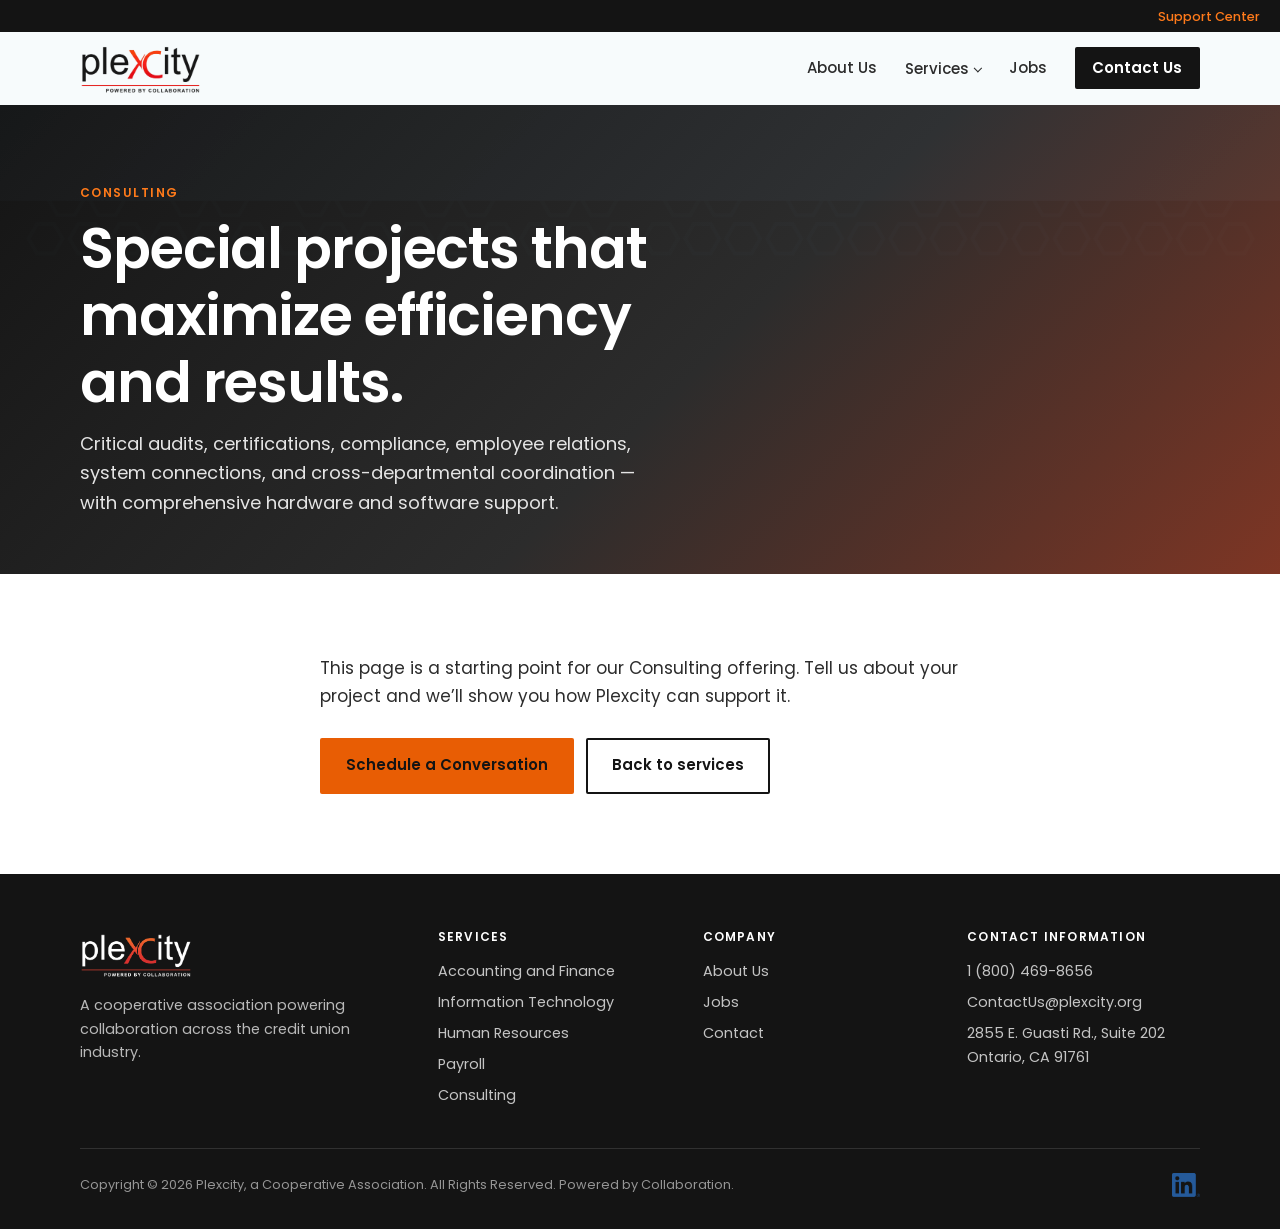
<file: services/consulting.html>
<!DOCTYPE html>
<html lang="en">
  <head>
    <meta charset="UTF-8" />
    <meta name="viewport" content="width=device-width, initial-scale=1" />
    <title>Consulting | Plexcity</title>
    <meta
      name="description"
      content="Plexcity consulting services — special projects, audits, compliance, and cross-departmental coordination for credit unions and partners."
    />
    <link rel="icon" href="../assets/favicon.png" type="image/png" />
    <link rel="stylesheet" href="../css/styles.css" />
  </head>
  <body>
    <a class="skip-link" href="#main">Skip to content</a>
    <div class="support-bar">
      <a href="https://plexcity.freshservice.com" target="_blank" rel="noopener">Support Center</a>
    </div>
    <header class="site-header">
      <div class="container header-inner">
        <a class="logo-link" href="../index.html">
          <img src="../assets/logo.png" alt="Plexcity — Powered by Collaboration" />
        </a>
        <button class="nav-toggle" type="button" aria-expanded="false" aria-controls="site-nav">Menu</button>
        <nav class="site-nav" id="site-nav" aria-label="Primary">
          <a href="../about.html">About Us</a>
          <div class="nav-dropdown">
            <button type="button">Services</button>
            <div class="dropdown-menu">
              <a href="accounting.html">Accounting and Finance</a>
              <a href="it.html">Information Technology</a>
              <a href="hr.html">Human Resources</a>
              <a href="payroll.html">Payroll</a>
              <a href="consulting.html" aria-current="page">Consulting</a>
            </div>
          </div>
          <a href="../jobs.html">Jobs</a>
          <a class="nav-cta" href="../contact.html">Contact Us</a>
        </nav>
      </div>
    </header>

    <main id="main">
      <section class="page-hero">
        <div class="container">
          <p class="eyebrow">Consulting</p>
          <h1>Special projects that maximize efficiency and results.</h1>
          <p class="lede">
            Critical audits, certifications, compliance, employee relations, system connections, and
            cross-departmental coordination — with comprehensive hardware and software support.
          </p>
        </div>
      </section>

      <section class="section">
        <div class="container" style="max-width: 40rem">
          <p>
            This page is a starting point for our Consulting offering. Tell us about your project and
            we’ll show you how Plexcity can support it.
          </p>
          <div class="btn-group">
            <a class="btn btn-primary" href="../contact.html">Schedule a Conversation</a>
            <a class="btn btn-outline" href="../index.html#services">Back to services</a>
          </div>
        </div>
      </section>
    </main>

    <footer class="site-footer">
      <div class="container">
        <div class="footer-grid">
          <div class="footer-brand">
            <img src="../assets/logo-hero.png" alt="Plexcity" />
            <p>A cooperative association powering collaboration across the credit union industry.</p>
          </div>
          <div>
            <h4>Services</h4>
            <ul>
              <li><a href="accounting.html">Accounting and Finance</a></li>
              <li><a href="it.html">Information Technology</a></li>
              <li><a href="hr.html">Human Resources</a></li>
              <li><a href="payroll.html">Payroll</a></li>
              <li><a href="consulting.html">Consulting</a></li>
            </ul>
          </div>
          <div>
            <h4>Company</h4>
            <ul>
              <li><a href="../about.html">About Us</a></li>
              <li><a href="../jobs.html">Jobs</a></li>
              <li><a href="../contact.html">Contact</a></li>
            </ul>
          </div>
          <div>
            <h4>Contact Information</h4>
            <ul>
              <li><a href="tel:18004698656">1 (800) 469-8656</a></li>
              <li><a href="mailto:ContactUs@plexcity.org">ContactUs@plexcity.org</a></li>
              <li>2855 E. Guasti Rd., Suite 202<br />Ontario, CA 91761</li>
            </ul>
          </div>
        </div>
        <div class="footer-bottom">
          <p>
            Copyright © 2026 Plexcity, a Cooperative Association. All Rights Reserved. Powered by
            Collaboration.
          </p>
          <a
            class="social-link"
            href="https://www.linkedin.com/company/plexcity"
            target="_blank"
            rel="noopener"
            aria-label="Connect With Us on LinkedIn"
          >
            <img src="../assets/linkedin.png" alt="" />
          </a>
        </div>
      </div>
    </footer>
    <script src="../js/main.js"></script>
  </body>
</html>
</file>
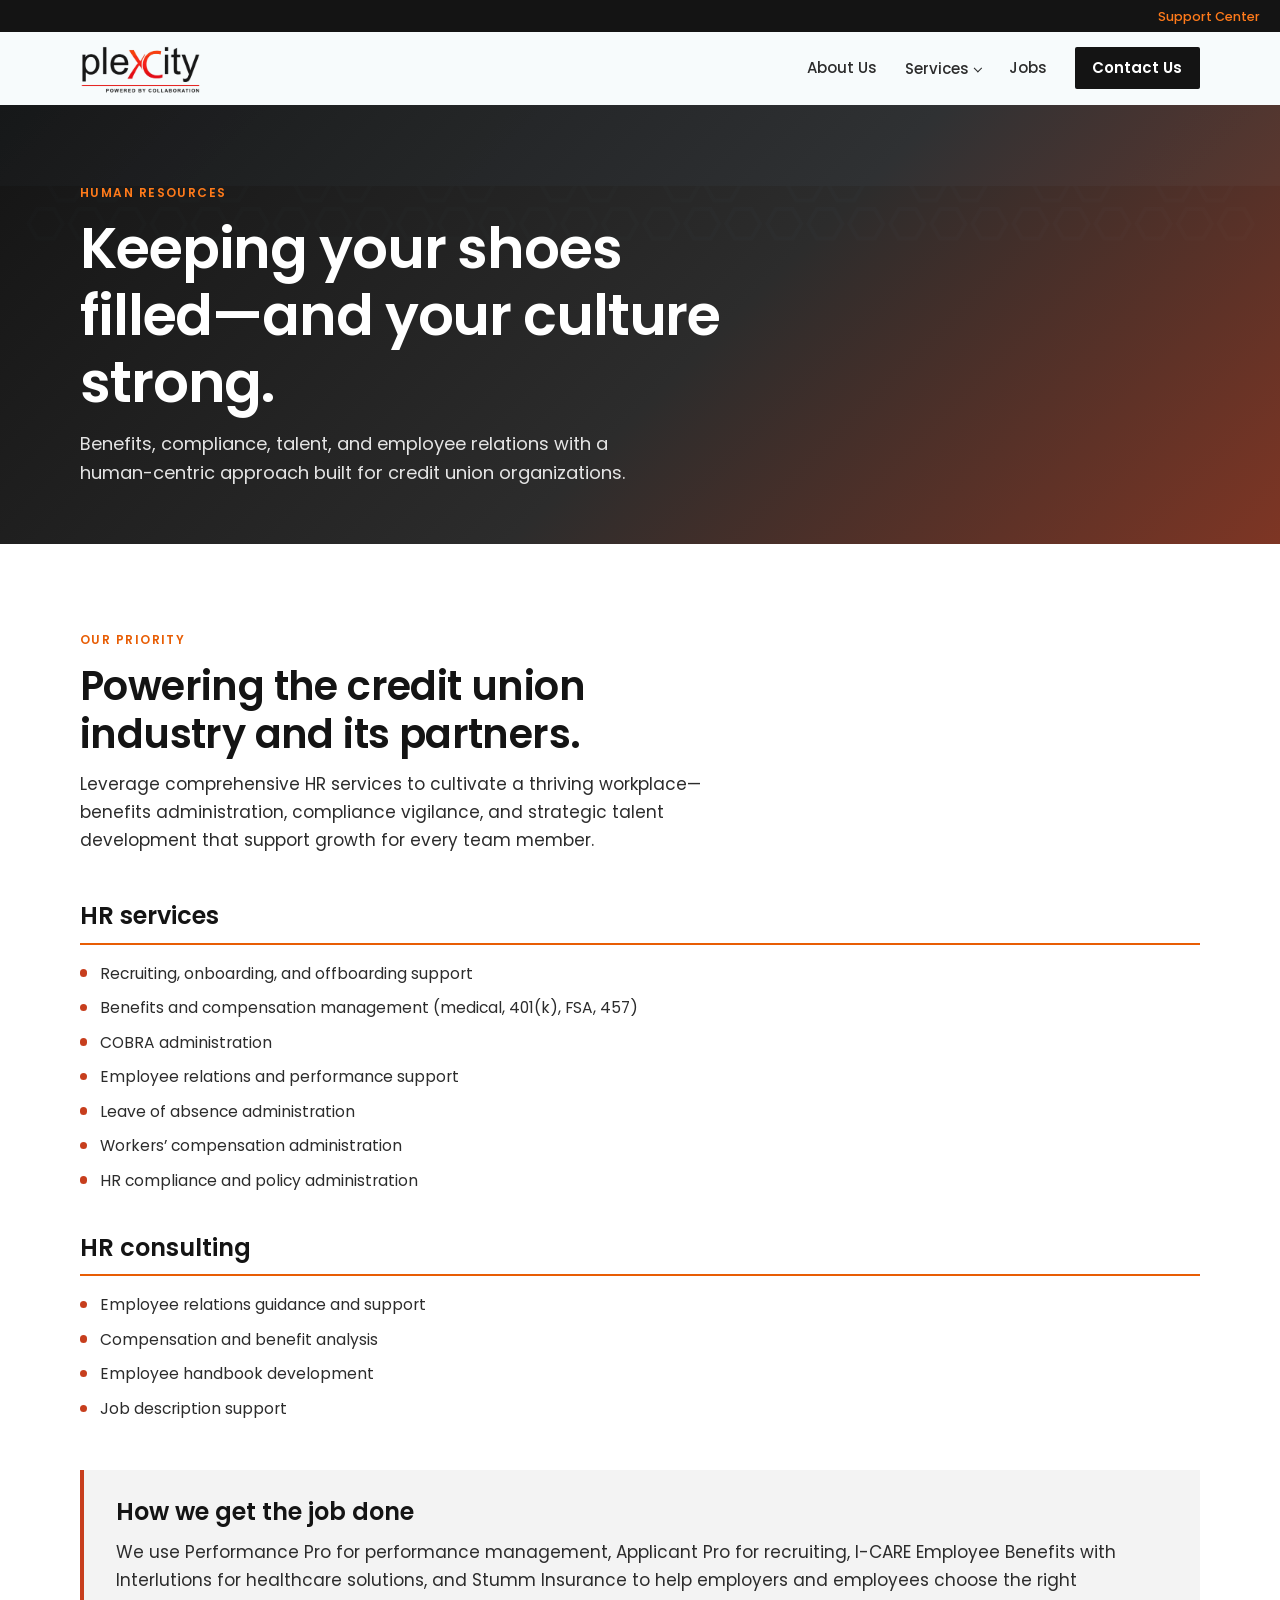
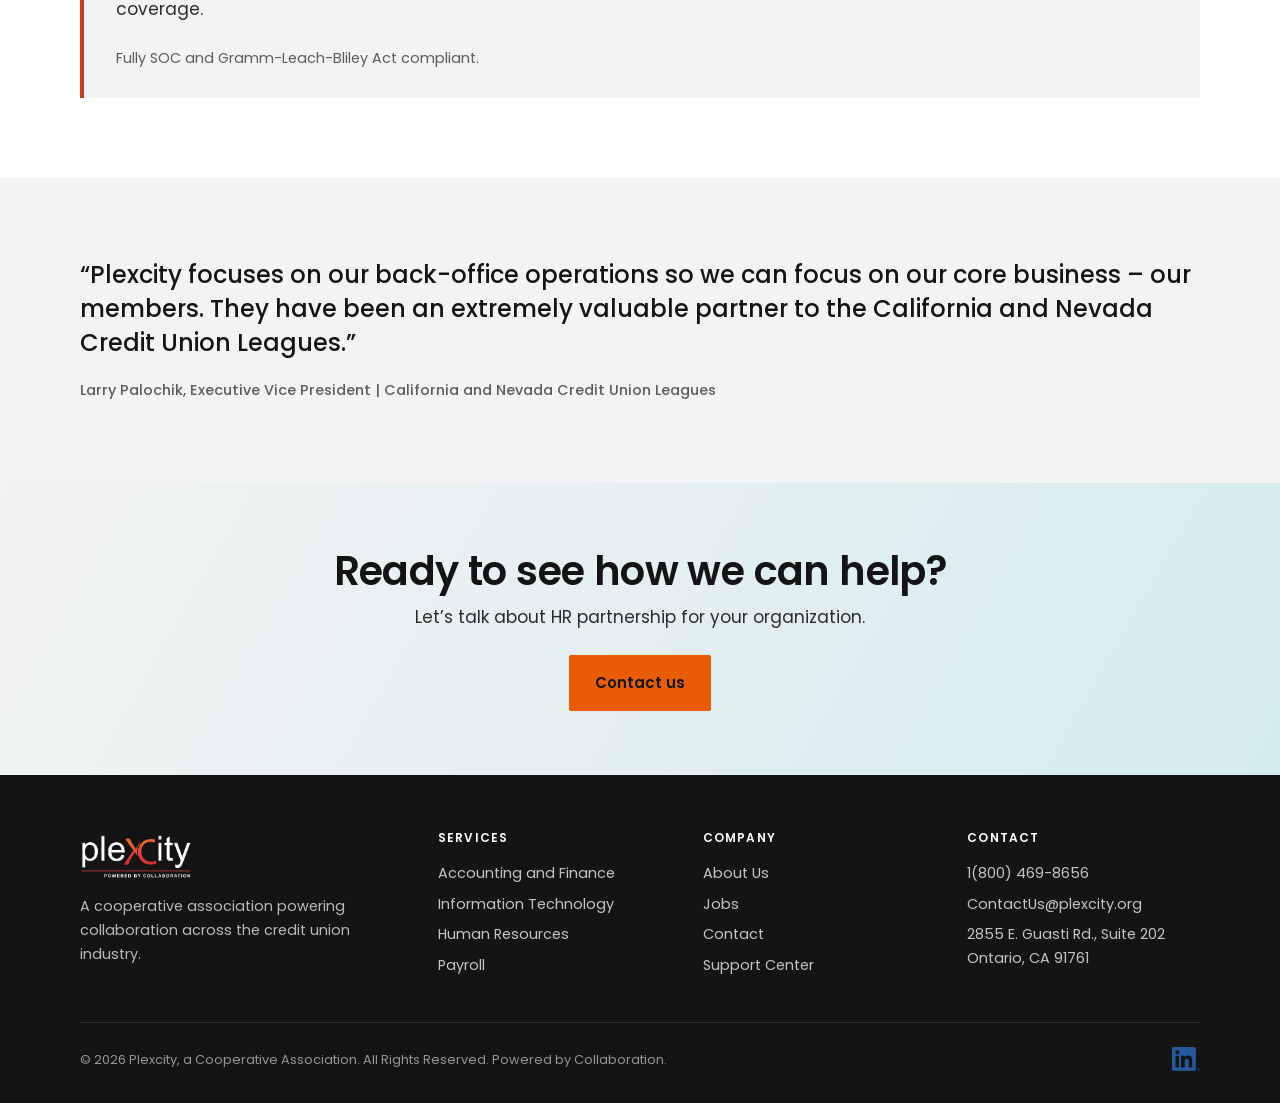
<file: services/hr.html>
<!DOCTYPE html>
<html lang="en">
  <head>
    <meta charset="UTF-8" />
    <meta name="viewport" content="width=device-width, initial-scale=1" />
    <title>Human Resources | Plexcity</title>
    <meta
      name="description"
      content="Plexcity HR services—recruiting, benefits, compliance, employee relations, and consulting for credit unions and related organizations."
    />
    <link rel="icon" href="../assets/favicon.png" type="image/png" />
    <link rel="stylesheet" href="../css/styles.css" />
  </head>
  <body>
    <a class="skip-link" href="#main">Skip to content</a>
    <div class="support-bar">
      <a href="https://plexcity.freshservice.com" target="_blank" rel="noopener">Support Center</a>
    </div>
    <header class="site-header">
      <div class="container header-inner">
        <a class="logo-link" href="../index.html">
          <img src="../assets/logo.png" alt="Plexcity — Powered by Collaboration" />
        </a>
        <button class="nav-toggle" type="button" aria-expanded="false" aria-controls="site-nav">Menu</button>
        <nav class="site-nav" id="site-nav" aria-label="Primary">
          <a href="../about.html">About Us</a>
          <div class="nav-dropdown">
            <button type="button">Services</button>
            <div class="dropdown-menu">
              <a href="accounting.html">Accounting and Finance</a>
              <a href="it.html">Information Technology</a>
              <a href="hr.html" aria-current="page">Human Resources</a>
              <a href="payroll.html">Payroll</a>
            </div>
          </div>
          <a href="../jobs.html">Jobs</a>
          <a class="nav-cta" href="../contact.html">Contact Us</a>
        </nav>
      </div>
    </header>

    <main id="main">
      <section class="page-hero">
        <div class="container">
          <p class="eyebrow">Human Resources</p>
          <h1>Keeping your shoes filled—and your culture strong.</h1>
          <p class="lede">
            Benefits, compliance, talent, and employee relations with a human-centric approach built for
            credit union organizations.
          </p>
        </div>
      </section>

      <section class="section">
        <div class="container">
          <div class="service-intro reveal">
            <p class="eyebrow">Our priority</p>
            <h2>Powering the credit union industry and its partners.</h2>
            <p>
              Leverage comprehensive HR services to cultivate a thriving workplace—benefits
              administration, compliance vigilance, and strategic talent development that support
              growth for every team member.
            </p>
          </div>

          <div class="offerings">
            <div class="offering reveal">
              <h3>HR services</h3>
              <ul>
                <li>Recruiting, onboarding, and offboarding support</li>
                <li>Benefits and compensation management (medical, 401(k), FSA, 457)</li>
                <li>COBRA administration</li>
                <li>Employee relations and performance support</li>
                <li>Leave of absence administration</li>
                <li>Workers’ compensation administration</li>
                <li>HR compliance and policy administration</li>
              </ul>
            </div>
            <div class="offering reveal">
              <h3>HR consulting</h3>
              <ul>
                <li>Employee relations guidance and support</li>
                <li>Compensation and benefit analysis</li>
                <li>Employee handbook development</li>
                <li>Job description support</li>
              </ul>
            </div>
          </div>

          <div class="tools-note reveal">
            <h3>How we get the job done</h3>
            <p>
              We use Performance Pro for performance management, Applicant Pro for recruiting, I-CARE
              Employee Benefits with Interlutions for healthcare solutions, and Stumm Insurance to help
              employers and employees choose the right coverage.
            </p>
            <p class="compliance">
              Fully SOC and Gramm-Leach-Bliley Act compliant.
            </p>
          </div>
        </div>
      </section>

      <section class="section section-mist">
        <div class="container reveal">
          <figure class="testimonial">
            <p>
              “Plexcity focuses on our back-office operations so we can focus on our core business – our
              members. They have been an extremely valuable partner to the California and Nevada Credit
              Union Leagues.”
            </p>
            <cite>Larry Palochik, Executive Vice President | California and Nevada Credit Union Leagues</cite>
          </figure>
        </div>
      </section>

      <section class="cta-band">
        <div class="container reveal">
          <h2>Ready to see how we can help?</h2>
          <p>Let’s talk about HR partnership for your organization.</p>
          <a class="btn btn-primary" href="../contact.html">Contact us</a>
        </div>
      </section>
    </main>

    <footer class="site-footer">
      <div class="container">
        <div class="footer-grid">
          <div class="footer-brand">
            <img src="../assets/logo-hero.png" alt="Plexcity" />
            <p>A cooperative association powering collaboration across the credit union industry.</p>
          </div>
          <div>
            <h4>Services</h4>
            <ul>
              <li><a href="accounting.html">Accounting and Finance</a></li>
              <li><a href="it.html">Information Technology</a></li>
              <li><a href="hr.html">Human Resources</a></li>
              <li><a href="payroll.html">Payroll</a></li>
            </ul>
          </div>
          <div>
            <h4>Company</h4>
            <ul>
              <li><a href="../about.html">About Us</a></li>
              <li><a href="../jobs.html">Jobs</a></li>
              <li><a href="../contact.html">Contact</a></li>
              <li>
                <a href="https://plexcity.freshservice.com" target="_blank" rel="noopener">Support Center</a>
              </li>
            </ul>
          </div>
          <div>
            <h4>Contact</h4>
            <ul>
              <li><a href="tel:18004698656">1(800) 469-8656</a></li>
              <li><a href="mailto:ContactUs@plexcity.org">ContactUs@plexcity.org</a></li>
              <li>2855 E. Guasti Rd., Suite 202<br />Ontario, CA 91761</li>
            </ul>
          </div>
        </div>
        <div class="footer-bottom">
          <p>© 2026 Plexcity, a Cooperative Association. All Rights Reserved. Powered by Collaboration.</p>
          <a
            class="social-link"
            href="https://www.linkedin.com/company/plexcity"
            target="_blank"
            rel="noopener"
            aria-label="Plexcity on LinkedIn"
          >
            <img src="../assets/linkedin.png" alt="" />
          </a>
        </div>
      </div>
    </footer>
    <script src="../js/main.js"></script>
  </body>
</html>
</file>
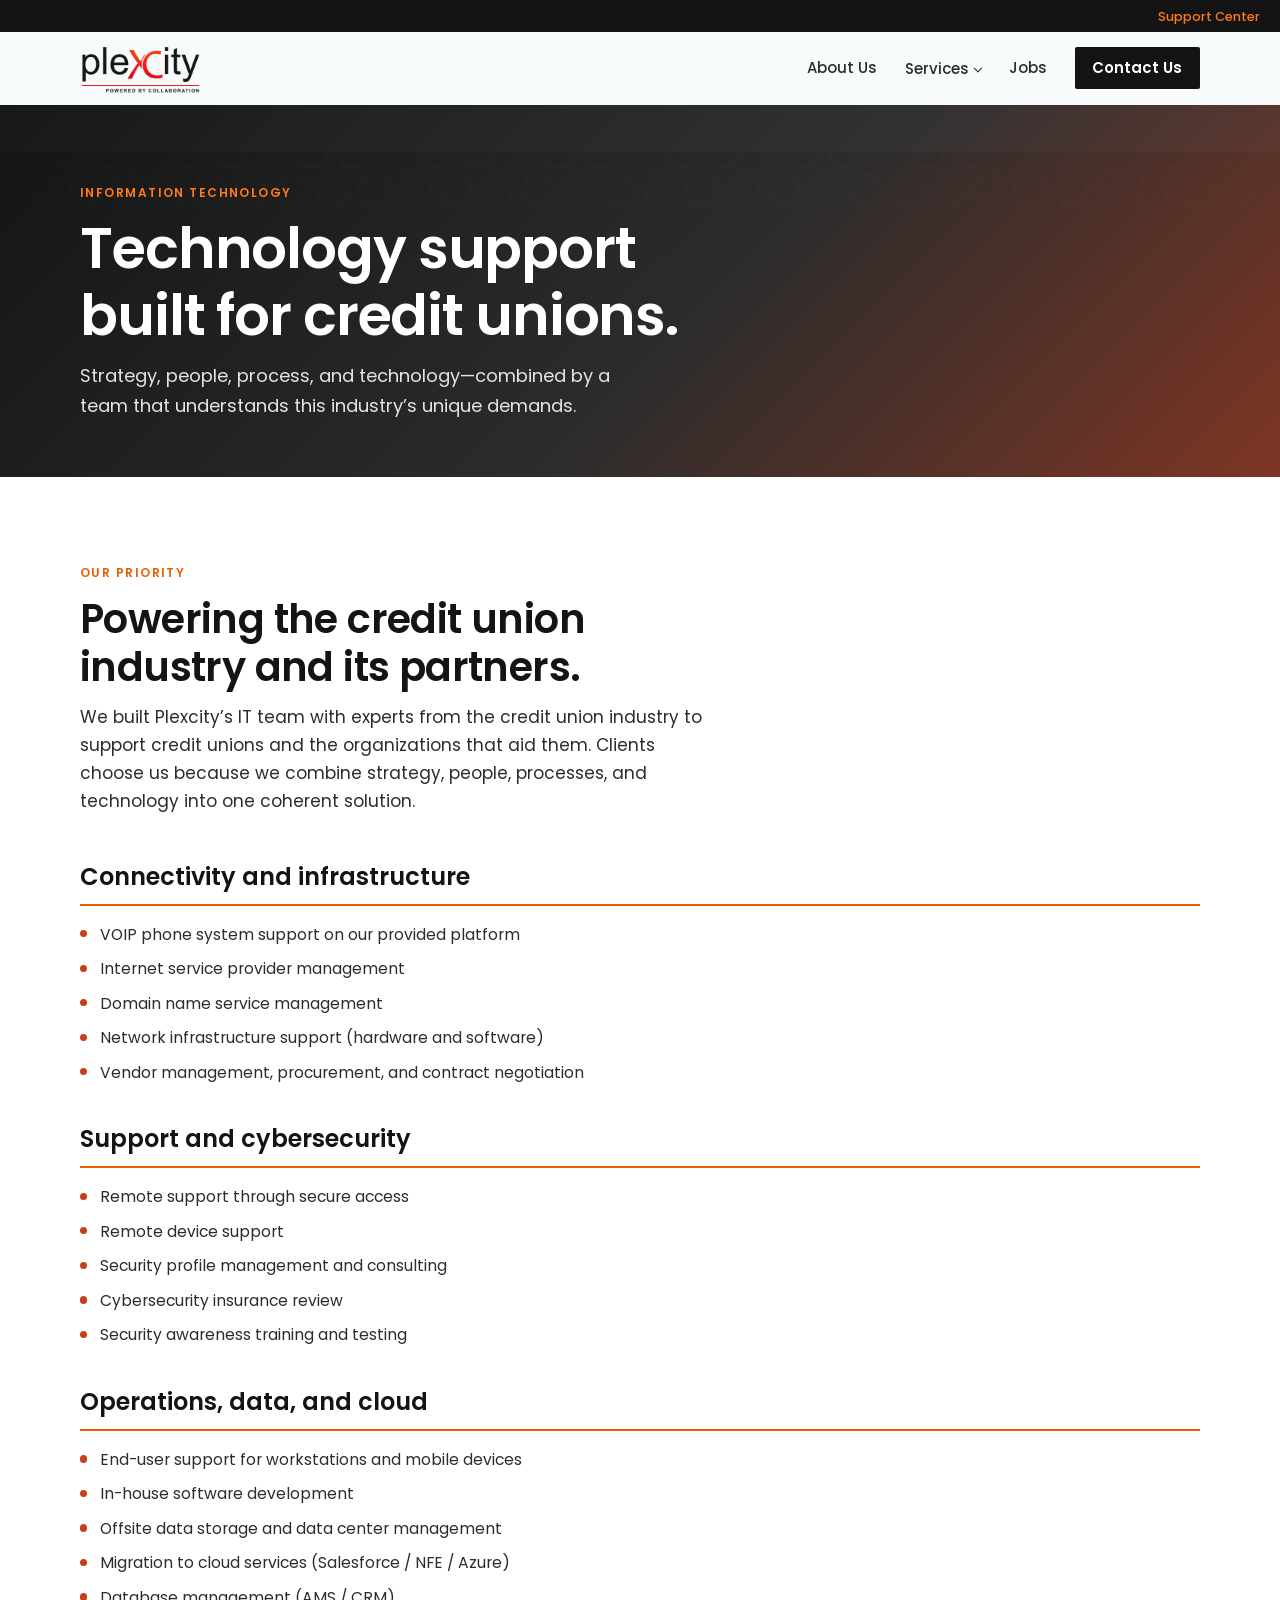
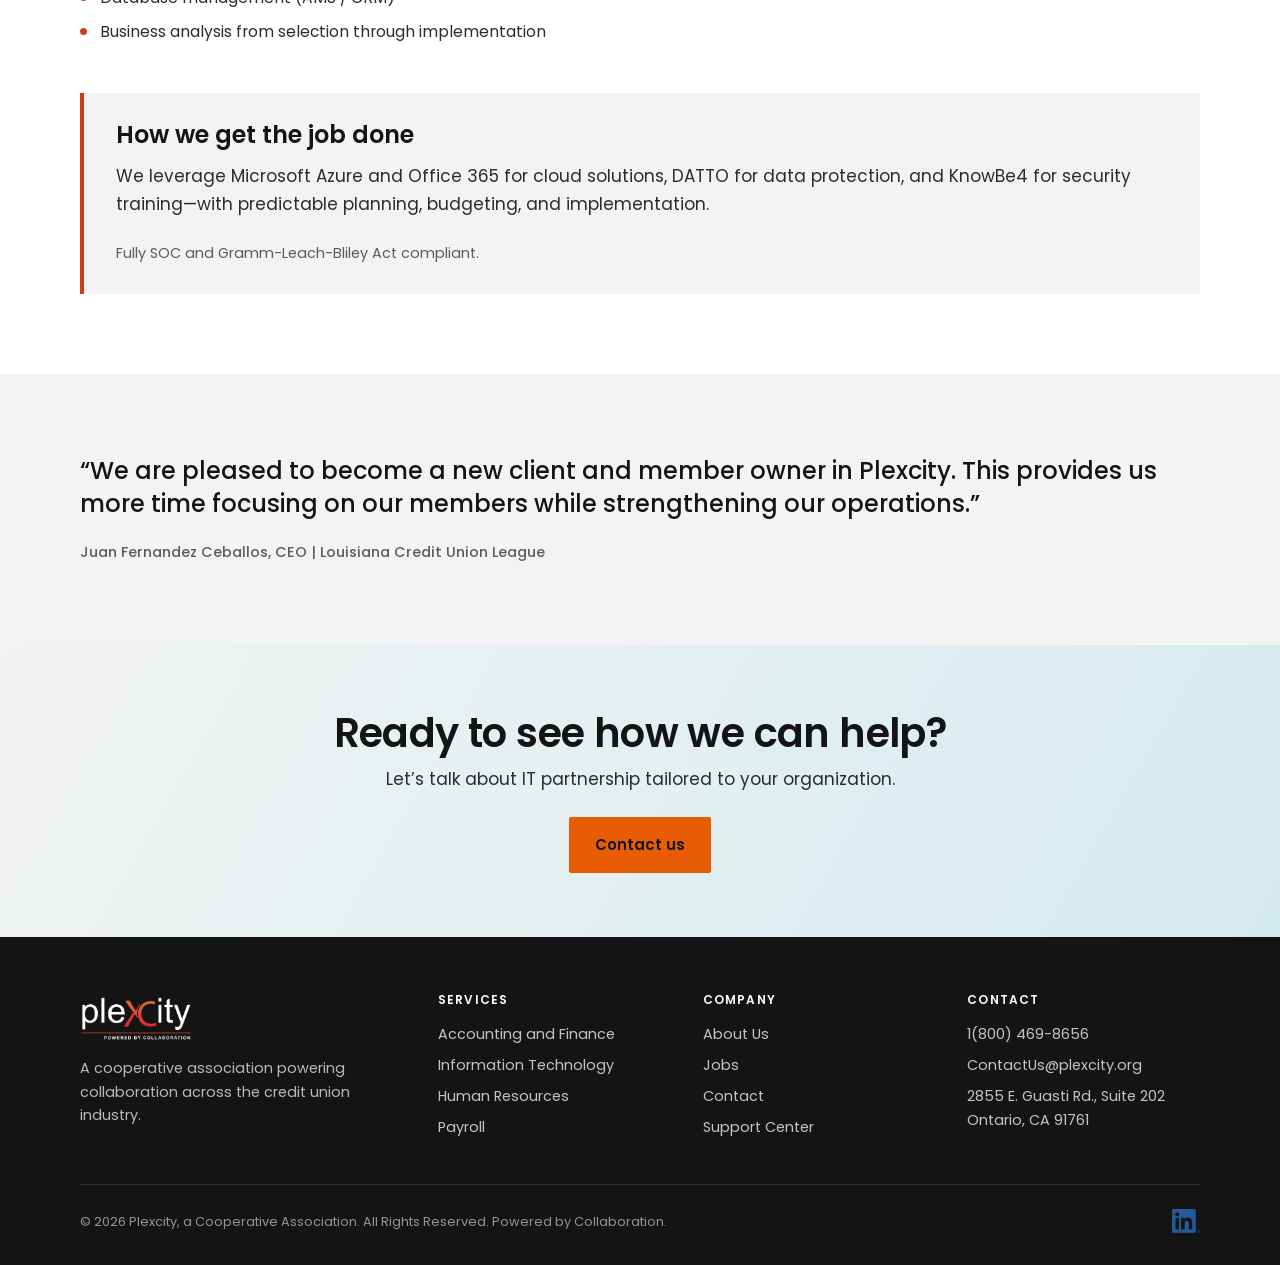
<file: services/it.html>
<!DOCTYPE html>
<html lang="en">
  <head>
    <meta charset="UTF-8" />
    <meta name="viewport" content="width=device-width, initial-scale=1" />
    <title>Information Technology | Plexcity</title>
    <meta
      name="description"
      content="Plexcity IT services for credit unions—connectivity, cybersecurity, cloud, and operational support from industry experts."
    />
    <link rel="icon" href="../assets/favicon.png" type="image/png" />
    <link rel="stylesheet" href="../css/styles.css" />
  </head>
  <body>
    <a class="skip-link" href="#main">Skip to content</a>
    <div class="support-bar">
      <a href="https://plexcity.freshservice.com" target="_blank" rel="noopener">Support Center</a>
    </div>
    <header class="site-header">
      <div class="container header-inner">
        <a class="logo-link" href="../index.html">
          <img src="../assets/logo.png" alt="Plexcity — Powered by Collaboration" />
        </a>
        <button class="nav-toggle" type="button" aria-expanded="false" aria-controls="site-nav">Menu</button>
        <nav class="site-nav" id="site-nav" aria-label="Primary">
          <a href="../about.html">About Us</a>
          <div class="nav-dropdown">
            <button type="button">Services</button>
            <div class="dropdown-menu">
              <a href="accounting.html">Accounting and Finance</a>
              <a href="it.html" aria-current="page">Information Technology</a>
              <a href="hr.html">Human Resources</a>
              <a href="payroll.html">Payroll</a>
            </div>
          </div>
          <a href="../jobs.html">Jobs</a>
          <a class="nav-cta" href="../contact.html">Contact Us</a>
        </nav>
      </div>
    </header>

    <main id="main">
      <section class="page-hero">
        <div class="container">
          <p class="eyebrow">Information Technology</p>
          <h1>Technology support built for credit unions.</h1>
          <p class="lede">
            Strategy, people, process, and technology—combined by a team that understands this industry’s
            unique demands.
          </p>
        </div>
      </section>

      <section class="section">
        <div class="container">
          <div class="service-intro reveal">
            <p class="eyebrow">Our priority</p>
            <h2>Powering the credit union industry and its partners.</h2>
            <p>
              We built Plexcity’s IT team with experts from the credit union industry to support credit
              unions and the organizations that aid them. Clients choose us because we combine strategy,
              people, processes, and technology into one coherent solution.
            </p>
          </div>

          <div class="offerings">
            <div class="offering reveal">
              <h3>Connectivity and infrastructure</h3>
              <ul>
                <li>VOIP phone system support on our provided platform</li>
                <li>Internet service provider management</li>
                <li>Domain name service management</li>
                <li>Network infrastructure support (hardware and software)</li>
                <li>Vendor management, procurement, and contract negotiation</li>
              </ul>
            </div>
            <div class="offering reveal">
              <h3>Support and cybersecurity</h3>
              <ul>
                <li>Remote support through secure access</li>
                <li>Remote device support</li>
                <li>Security profile management and consulting</li>
                <li>Cybersecurity insurance review</li>
                <li>Security awareness training and testing</li>
              </ul>
            </div>
            <div class="offering reveal">
              <h3>Operations, data, and cloud</h3>
              <ul>
                <li>End-user support for workstations and mobile devices</li>
                <li>In-house software development</li>
                <li>Offsite data storage and data center management</li>
                <li>Migration to cloud services (Salesforce / NFE / Azure)</li>
                <li>Database management (AMS / CRM)</li>
                <li>Business analysis from selection through implementation</li>
              </ul>
            </div>
          </div>

          <div class="tools-note reveal">
            <h3>How we get the job done</h3>
            <p>
              We leverage Microsoft Azure and Office 365 for cloud solutions, DATTO for data protection,
              and KnowBe4 for security training—with predictable planning, budgeting, and implementation.
            </p>
            <p class="compliance">
              Fully SOC and Gramm-Leach-Bliley Act compliant.
            </p>
          </div>
        </div>
      </section>

      <section class="section section-mist">
        <div class="container reveal">
          <figure class="testimonial">
            <p>
              “We are pleased to become a new client and member owner in Plexcity. This provides us more
              time focusing on our members while strengthening our operations.”
            </p>
            <cite>Juan Fernandez Ceballos, CEO | Louisiana Credit Union League</cite>
          </figure>
        </div>
      </section>

      <section class="cta-band">
        <div class="container reveal">
          <h2>Ready to see how we can help?</h2>
          <p>Let’s talk about IT partnership tailored to your organization.</p>
          <a class="btn btn-primary" href="../contact.html">Contact us</a>
        </div>
      </section>
    </main>

    <footer class="site-footer">
      <div class="container">
        <div class="footer-grid">
          <div class="footer-brand">
            <img src="../assets/logo-hero.png" alt="Plexcity" />
            <p>A cooperative association powering collaboration across the credit union industry.</p>
          </div>
          <div>
            <h4>Services</h4>
            <ul>
              <li><a href="accounting.html">Accounting and Finance</a></li>
              <li><a href="it.html">Information Technology</a></li>
              <li><a href="hr.html">Human Resources</a></li>
              <li><a href="payroll.html">Payroll</a></li>
            </ul>
          </div>
          <div>
            <h4>Company</h4>
            <ul>
              <li><a href="../about.html">About Us</a></li>
              <li><a href="../jobs.html">Jobs</a></li>
              <li><a href="../contact.html">Contact</a></li>
              <li>
                <a href="https://plexcity.freshservice.com" target="_blank" rel="noopener">Support Center</a>
              </li>
            </ul>
          </div>
          <div>
            <h4>Contact</h4>
            <ul>
              <li><a href="tel:18004698656">1(800) 469-8656</a></li>
              <li><a href="mailto:ContactUs@plexcity.org">ContactUs@plexcity.org</a></li>
              <li>2855 E. Guasti Rd., Suite 202<br />Ontario, CA 91761</li>
            </ul>
          </div>
        </div>
        <div class="footer-bottom">
          <p>© 2026 Plexcity, a Cooperative Association. All Rights Reserved. Powered by Collaboration.</p>
          <a
            class="social-link"
            href="https://www.linkedin.com/company/plexcity"
            target="_blank"
            rel="noopener"
            aria-label="Plexcity on LinkedIn"
          >
            <img src="../assets/linkedin.png" alt="" />
          </a>
        </div>
      </div>
    </footer>
    <script src="../js/main.js"></script>
  </body>
</html>
</file>
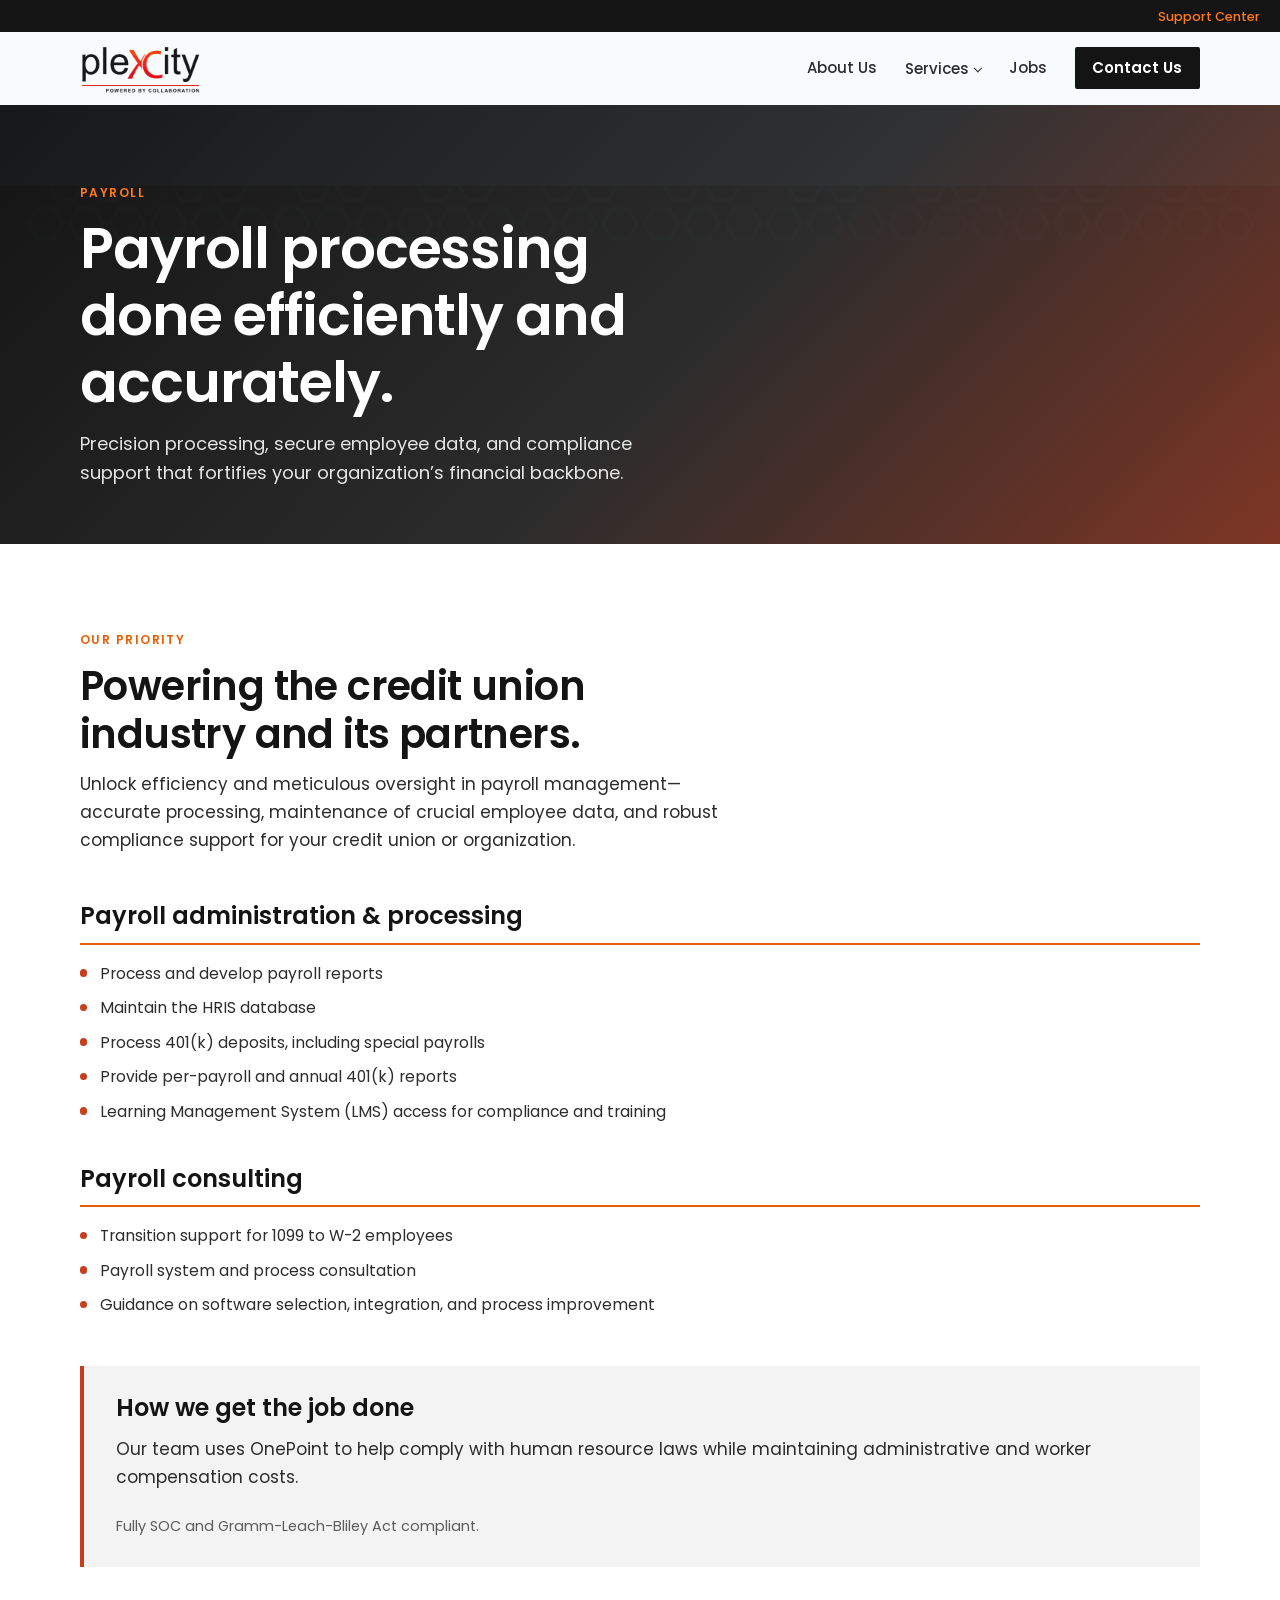
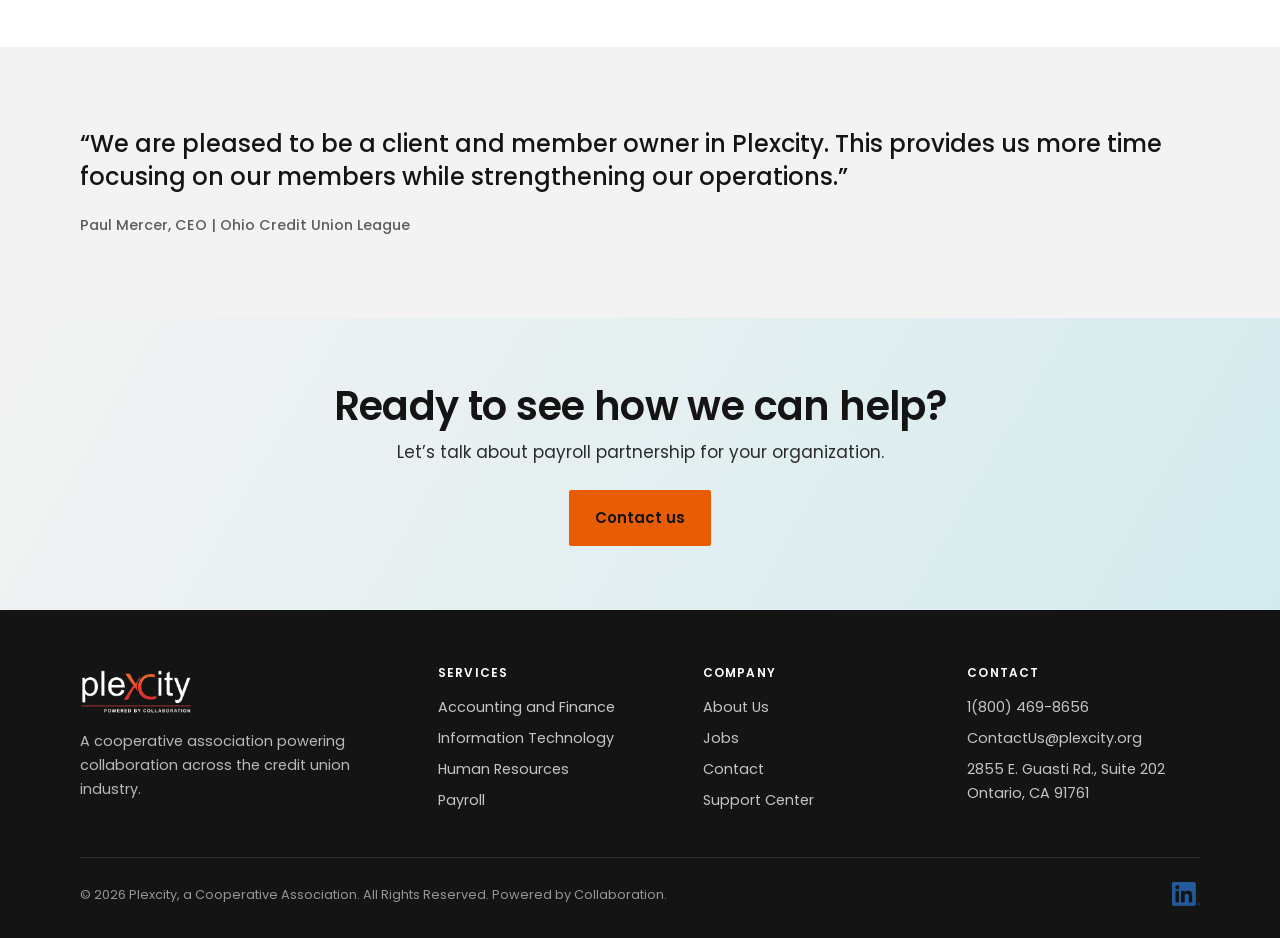
<file: services/payroll.html>
<!DOCTYPE html>
<html lang="en">
  <head>
    <meta charset="UTF-8" />
    <meta name="viewport" content="width=device-width, initial-scale=1" />
    <title>Payroll | Plexcity</title>
    <meta
      name="description"
      content="Plexcity payroll services—accurate processing, HRIS maintenance, 401(k) support, and compliance for credit unions and partners."
    />
    <link rel="icon" href="../assets/favicon.png" type="image/png" />
    <link rel="stylesheet" href="../css/styles.css" />
  </head>
  <body>
    <a class="skip-link" href="#main">Skip to content</a>
    <div class="support-bar">
      <a href="https://plexcity.freshservice.com" target="_blank" rel="noopener">Support Center</a>
    </div>
    <header class="site-header">
      <div class="container header-inner">
        <a class="logo-link" href="../index.html">
          <img src="../assets/logo.png" alt="Plexcity — Powered by Collaboration" />
        </a>
        <button class="nav-toggle" type="button" aria-expanded="false" aria-controls="site-nav">Menu</button>
        <nav class="site-nav" id="site-nav" aria-label="Primary">
          <a href="../about.html">About Us</a>
          <div class="nav-dropdown">
            <button type="button">Services</button>
            <div class="dropdown-menu">
              <a href="accounting.html">Accounting and Finance</a>
              <a href="it.html">Information Technology</a>
              <a href="hr.html">Human Resources</a>
              <a href="payroll.html" aria-current="page">Payroll</a>
            </div>
          </div>
          <a href="../jobs.html">Jobs</a>
          <a class="nav-cta" href="../contact.html">Contact Us</a>
        </nav>
      </div>
    </header>

    <main id="main">
      <section class="page-hero">
        <div class="container">
          <p class="eyebrow">Payroll</p>
          <h1>Payroll processing done efficiently and accurately.</h1>
          <p class="lede">
            Precision processing, secure employee data, and compliance support that fortifies your
            organization’s financial backbone.
          </p>
        </div>
      </section>

      <section class="section">
        <div class="container">
          <div class="service-intro reveal">
            <p class="eyebrow">Our priority</p>
            <h2>Powering the credit union industry and its partners.</h2>
            <p>
              Unlock efficiency and meticulous oversight in payroll management—accurate processing,
              maintenance of crucial employee data, and robust compliance support for your credit union
              or organization.
            </p>
          </div>

          <div class="offerings">
            <div class="offering reveal">
              <h3>Payroll administration &amp; processing</h3>
              <ul>
                <li>Process and develop payroll reports</li>
                <li>Maintain the HRIS database</li>
                <li>Process 401(k) deposits, including special payrolls</li>
                <li>Provide per-payroll and annual 401(k) reports</li>
                <li>Learning Management System (LMS) access for compliance and training</li>
              </ul>
            </div>
            <div class="offering reveal">
              <h3>Payroll consulting</h3>
              <ul>
                <li>Transition support for 1099 to W-2 employees</li>
                <li>Payroll system and process consultation</li>
                <li>Guidance on software selection, integration, and process improvement</li>
              </ul>
            </div>
          </div>

          <div class="tools-note reveal">
            <h3>How we get the job done</h3>
            <p>
              Our team uses OnePoint to help comply with human resource laws while maintaining
              administrative and worker compensation costs.
            </p>
            <p class="compliance">
              Fully SOC and Gramm-Leach-Bliley Act compliant.
            </p>
          </div>
        </div>
      </section>

      <section class="section section-mist">
        <div class="container reveal">
          <figure class="testimonial">
            <p>
              “We are pleased to be a client and member owner in Plexcity. This provides us more time
              focusing on our members while strengthening our operations.”
            </p>
            <cite>Paul Mercer, CEO | Ohio Credit Union League</cite>
          </figure>
        </div>
      </section>

      <section class="cta-band">
        <div class="container reveal">
          <h2>Ready to see how we can help?</h2>
          <p>Let’s talk about payroll partnership for your organization.</p>
          <a class="btn btn-primary" href="../contact.html">Contact us</a>
        </div>
      </section>
    </main>

    <footer class="site-footer">
      <div class="container">
        <div class="footer-grid">
          <div class="footer-brand">
            <img src="../assets/logo-hero.png" alt="Plexcity" />
            <p>A cooperative association powering collaboration across the credit union industry.</p>
          </div>
          <div>
            <h4>Services</h4>
            <ul>
              <li><a href="accounting.html">Accounting and Finance</a></li>
              <li><a href="it.html">Information Technology</a></li>
              <li><a href="hr.html">Human Resources</a></li>
              <li><a href="payroll.html">Payroll</a></li>
            </ul>
          </div>
          <div>
            <h4>Company</h4>
            <ul>
              <li><a href="../about.html">About Us</a></li>
              <li><a href="../jobs.html">Jobs</a></li>
              <li><a href="../contact.html">Contact</a></li>
              <li>
                <a href="https://plexcity.freshservice.com" target="_blank" rel="noopener">Support Center</a>
              </li>
            </ul>
          </div>
          <div>
            <h4>Contact</h4>
            <ul>
              <li><a href="tel:18004698656">1(800) 469-8656</a></li>
              <li><a href="mailto:ContactUs@plexcity.org">ContactUs@plexcity.org</a></li>
              <li>2855 E. Guasti Rd., Suite 202<br />Ontario, CA 91761</li>
            </ul>
          </div>
        </div>
        <div class="footer-bottom">
          <p>© 2026 Plexcity, a Cooperative Association. All Rights Reserved. Powered by Collaboration.</p>
          <a
            class="social-link"
            href="https://www.linkedin.com/company/plexcity"
            target="_blank"
            rel="noopener"
            aria-label="Plexcity on LinkedIn"
          >
            <img src="../assets/linkedin.png" alt="" />
          </a>
        </div>
      </div>
    </footer>
    <script src="../js/main.js"></script>
  </body>
</html>
</file>
<file: css/styles.css>
/* Plexcity redesign — shared styles */
@import url("https://fonts.googleapis.com/css2?family=Poppins:wght@400;500;600;700&display=swap");

:root {
  --ink: #141414;
  --ink-soft: #2c2c2c;
  --teal: #c73e1d;
  --aqua: #e85d04;
  --aqua-bright: #ff7a1a;
  --lb-orange: #e85d04;
  --lb-orange-deep: #c73e1d;
  --lb-blue: #1f6b9a;
  --lb-blue-deep: #0f4c75;
  --mist: #f3f3f3;
  --paper: #ffffff;
  --white: #ffffff;
  --gold: #e85d04;
  --gold-hover: #c73e1d;
  --muted: #5c5c5c;
  --line: rgba(20, 20, 20, 0.12);
  --shadow: 0 18px 40px rgba(20, 20, 20, 0.1);
  --radius: 2px;
  --font-display: "Poppins", system-ui, sans-serif;
  --font-body: "Poppins", system-ui, sans-serif;
  --max: 1120px;
  --header-h: 4.5rem;
  --ease: cubic-bezier(0.22, 1, 0.36, 1);
}

*,
*::before,
*::after {
  box-sizing: border-box;
}

html {
  scroll-behavior: smooth;
}

body {
  margin: 0;
  font-family: var(--font-body);
  font-size: 1.0625rem;
  line-height: 1.65;
  color: var(--ink);
  background: var(--paper);
  -webkit-font-smoothing: antialiased;
}

img {
  max-width: 100%;
  height: auto;
  display: block;
}

a {
  color: var(--teal);
  text-decoration-thickness: 1px;
  text-underline-offset: 0.2em;
}

a:hover {
  color: var(--ink);
}

h1,
h2,
h3,
h4 {
  font-family: var(--font-display);
  font-weight: 600;
  line-height: 1.2;
  color: var(--ink);
  margin: 0 0 0.75rem;
}

h1 {
  font-size: clamp(2.25rem, 5vw, 3.5rem);
  letter-spacing: -0.02em;
}

h2 {
  font-size: clamp(1.75rem, 3.5vw, 2.5rem);
  letter-spacing: -0.015em;
}

h3 {
  font-size: clamp(1.25rem, 2vw, 1.5rem);
}

p {
  margin: 0 0 1rem;
  color: var(--ink-soft);
}

.container {
  width: min(100% - 2.5rem, var(--max));
  margin-inline: auto;
}

.skip-link {
  position: absolute;
  left: 1rem;
  top: -100px;
  background: var(--ink);
  color: var(--white);
  padding: 0.5rem 1rem;
  z-index: 1000;
}

.skip-link:focus {
  top: 1rem;
}

/* ——— Header ——— */
.site-header {
  position: sticky;
  top: 0;
  z-index: 100;
  background: rgba(247, 251, 252, 0.92);
  backdrop-filter: blur(12px);
  border-bottom: 1px solid transparent;
  transition: border-color 0.3s var(--ease), box-shadow 0.3s var(--ease);
}

.site-header.is-scrolled {
  border-bottom-color: var(--line);
  box-shadow: 0 4px 24px rgba(11, 44, 54, 0.06);
}

.header-inner {
  display: flex;
  align-items: center;
  justify-content: space-between;
  min-height: var(--header-h);
  gap: 1.5rem;
}

.logo-link {
  display: block;
  flex-shrink: 0;
}

.logo-link img {
  height: 52px;
  width: auto;
}

.nav-toggle {
  display: none;
  background: none;
  border: 1px solid var(--line);
  border-radius: var(--radius);
  padding: 0.5rem 0.75rem;
  font-family: var(--font-body);
  font-size: 0.875rem;
  font-weight: 600;
  color: var(--ink);
  cursor: pointer;
}

.site-nav {
  display: flex;
  align-items: center;
  gap: 0.25rem 1.75rem;
}

.site-nav a {
  color: var(--ink-soft);
  text-decoration: none;
  font-size: 0.9375rem;
  font-weight: 500;
  transition: color 0.2s;
}

.site-nav a:hover,
.site-nav a[aria-current="page"] {
  color: var(--teal);
}

.nav-dropdown {
  position: relative;
}

.nav-dropdown > button {
  background: none;
  border: none;
  font-family: var(--font-body);
  font-size: 0.9375rem;
  font-weight: 500;
  color: var(--ink-soft);
  cursor: pointer;
  padding: 0;
  display: inline-flex;
  align-items: center;
  gap: 0.35rem;
}

.nav-dropdown > button:hover,
.nav-dropdown.is-open > button {
  color: var(--teal);
}

.nav-dropdown > button::after {
  content: "";
  width: 0.4rem;
  height: 0.4rem;
  border-right: 1.5px solid currentColor;
  border-bottom: 1.5px solid currentColor;
  transform: rotate(45deg) translateY(-1px);
  transition: transform 0.2s;
}

.nav-dropdown.is-open > button::after {
  transform: rotate(-135deg) translateY(-1px);
}

.dropdown-menu {
  display: none;
  position: absolute;
  top: calc(100% + 0.75rem);
  left: 0;
  min-width: 220px;
  background: var(--white);
  border: 1px solid var(--line);
  border-radius: var(--radius);
  box-shadow: var(--shadow);
  padding: 0.5rem 0;
  z-index: 50;
}

.nav-dropdown.is-open .dropdown-menu {
  display: block;
  animation: fadeDown 0.25s var(--ease);
}

.dropdown-menu a {
  display: block;
  padding: 0.6rem 1.1rem;
  color: var(--ink-soft);
  text-decoration: none;
  font-size: 0.9rem;
}

.dropdown-menu a:hover {
  background: var(--mist);
  color: var(--teal);
}

.nav-cta {
  background: var(--ink) !important;
  color: var(--white) !important;
  padding: 0.55rem 1.1rem !important;
  border-radius: var(--radius);
  text-decoration: none !important;
  font-weight: 600 !important;
  transition: background 0.2s !important;
}

.nav-cta:hover {
  background: var(--teal) !important;
  color: var(--white) !important;
}

.support-bar {
  background: var(--ink);
  color: rgba(255, 255, 255, 0.85);
  font-size: 0.8rem;
  text-align: right;
  padding: 0.35rem 0;
}

.support-bar a {
  color: var(--aqua-bright);
  text-decoration: none;
  margin-right: 1.25rem;
  font-weight: 500;
}

.support-bar a:hover {
  color: var(--white);
}

/* ——— Buttons ——— */
.btn {
  display: inline-flex;
  align-items: center;
  justify-content: center;
  gap: 0.5rem;
  font-family: var(--font-body);
  font-size: 0.9375rem;
  font-weight: 600;
  padding: 0.85rem 1.5rem;
  border-radius: var(--radius);
  border: 2px solid transparent;
  text-decoration: none;
  cursor: pointer;
  transition: background 0.25s, color 0.25s, border-color 0.25s, transform 0.25s;
}

.btn:hover {
  transform: translateY(-1px);
}

.btn-primary {
  background: var(--gold);
  color: var(--ink);
}

.btn-primary:hover {
  background: var(--gold-hover);
  color: var(--ink);
}

.btn-secondary {
  background: transparent;
  color: var(--white);
  border-color: rgba(255, 255, 255, 0.45);
}

.btn-secondary:hover {
  background: rgba(255, 255, 255, 0.12);
  color: var(--white);
  border-color: var(--white);
}

.btn-outline {
  background: transparent;
  color: var(--ink);
  border-color: var(--ink);
}

.btn-outline:hover {
  background: var(--ink);
  color: var(--white);
}

.btn-group {
  display: flex;
  flex-wrap: wrap;
  gap: 0.75rem;
  margin-top: 1.75rem;
}

/* ——— Hero ——— */
.hero {
  position: relative;
  min-height: min(92vh, 780px);
  display: flex;
  align-items: flex-end;
  overflow: hidden;
  background: #141414;
  color: var(--white);
}

.hero-photo .hero-media img {
  opacity: 0.85;
  object-position: center;
}

.hero-media {
  position: absolute;
  inset: 0;
  z-index: 0;
}

.hero-media img,
.hero-media video {
  width: 100%;
  height: 100%;
  object-fit: cover;
  opacity: 0.45;
}

.hero-media::after {
  content: "";
  position: absolute;
  inset: 0;
  background:
    linear-gradient(105deg, rgba(10, 10, 10, 0.82) 0%, rgba(10, 10, 10, 0.55) 45%, rgba(10, 10, 10, 0.35) 100%);
}

.hero-content {
  position: relative;
  z-index: 1;
  width: min(100% - 2.5rem, var(--max));
  margin: 0 auto;
  padding: 4rem 0 5rem;
  max-width: 36rem;
}

.hero-brand {
  margin-bottom: 1.5rem;
  opacity: 0;
  animation: riseIn 0.8s var(--ease) 0.1s forwards;
}

.hero-brand img {
  height: clamp(72px, 12vw, 110px);
  width: auto;
  border-radius: var(--radius);
}

.hero h1 {
  color: var(--white);
  margin-bottom: 1rem;
  opacity: 0;
  animation: riseIn 0.8s var(--ease) 0.25s forwards;
}

.hero .lede {
  color: rgba(255, 255, 255, 0.88);
  font-size: 1.125rem;
  max-width: 32rem;
  margin-bottom: 0;
  opacity: 0;
  animation: riseIn 0.8s var(--ease) 0.4s forwards;
}

.hero .btn-group {
  opacity: 0;
  animation: riseIn 0.8s var(--ease) 0.55s forwards;
}

/* Page hero (inner pages) */
.page-hero {
  position: relative;
  padding: 4.5rem 0 3.5rem;
  background:
    linear-gradient(135deg, #141414 0%, #2c2c2c 55%, #c73e1d 140%);
  color: var(--white);
  overflow: hidden;
}

.page-hero::before {
  content: "";
  position: absolute;
  inset: 0;
  background-image: url("../assets/hex-bg.png");
  background-size: cover;
  background-position: center;
  opacity: 0.15;
  mix-blend-mode: soft-light;
}

.page-hero .container {
  position: relative;
  z-index: 1;
}

.page-hero h1 {
  color: var(--white);
  max-width: 18ch;
}

.page-hero .lede {
  color: rgba(255, 255, 255, 0.88);
  max-width: 36rem;
  font-size: 1.125rem;
  margin-bottom: 0;
}

.eyebrow {
  display: inline-block;
  font-family: var(--font-body);
  font-size: 0.75rem;
  font-weight: 600;
  letter-spacing: 0.12em;
  text-transform: uppercase;
  color: var(--aqua);
  margin-bottom: 0.75rem;
}

.page-hero .eyebrow {
  color: var(--aqua-bright);
}

/* ——— Sections ——— */
.section {
  padding: 5rem 0;
}

.section-tight {
  padding: 3.5rem 0;
}

.section-mist {
  background: var(--mist);
}

.section-ink {
  background: var(--ink);
  color: var(--white);
}

.section-ink h2,
.section-ink h3 {
  color: var(--white);
}

.section-ink p {
  color: rgba(255, 255, 255, 0.82);
}

.section-head {
  max-width: 38rem;
  margin-bottom: 2.5rem;
}

.section-head p {
  margin-bottom: 0;
}

/* Mission band */
.mission-band {
  position: relative;
  padding: 5.5rem 0;
  background:
    linear-gradient(160deg, #0b2c36 0%, #14505c 50%, #1a6b7a 100%);
  color: var(--white);
  overflow: hidden;
}

.mission-band::before {
  content: "";
  position: absolute;
  inset: 0;
  background-image: url("../assets/hex-bg.png");
  background-size: 80%;
  background-position: right center;
  opacity: 0.12;
}

.mission-band .container {
  position: relative;
  z-index: 1;
  max-width: 40rem;
}

.mission-band h2 {
  color: var(--white);
}

.mission-band .vision {
  margin-top: 1.5rem;
  padding-top: 1.5rem;
  border-top: 1px solid rgba(255, 255, 255, 0.2);
  font-size: 1.05rem;
  color: rgba(255, 255, 255, 0.9);
}

.mission-band .vision strong {
  color: var(--aqua-bright);
  font-weight: 600;
}

/* Service links — not cards; editorial rows */
.service-rows {
  display: grid;
  gap: 0;
  border-top: 1px solid var(--line);
}

.service-row {
  display: grid;
  grid-template-columns: minmax(0, 1fr) auto;
  gap: 1.5rem;
  align-items: center;
  padding: 1.75rem 0;
  border-bottom: 1px solid var(--line);
  text-decoration: none;
  color: inherit;
  transition: background 0.25s, padding 0.25s;
}

.service-row:hover {
  background: rgba(61, 184, 197, 0.08);
  padding-left: 0.75rem;
  padding-right: 0.75rem;
}

.service-row h3 {
  margin-bottom: 0.35rem;
  color: var(--ink);
  transition: color 0.2s;
}

.service-row:hover h3 {
  color: var(--teal);
}

.service-row p {
  margin: 0;
  font-size: 0.975rem;
  max-width: 42rem;
}

.service-row-meta {
  display: flex;
  align-items: center;
  gap: 1rem;
  flex-shrink: 0;
}

.service-row-meta img {
  width: 72px;
  height: 72px;
  object-fit: cover;
  border-radius: 50%;
}

.service-arrow {
  font-size: 1.25rem;
  color: var(--aqua);
  transition: transform 0.25s var(--ease);
}

.service-row:hover .service-arrow {
  transform: translateX(4px);
}

/* Promise */
.promise {
  text-align: center;
  max-width: 36rem;
  margin: 0 auto;
}

.promise h2 {
  margin-bottom: 1rem;
}

.promise blockquote {
  font-family: var(--font-display);
  font-size: clamp(1.25rem, 2.5vw, 1.65rem);
  font-weight: 500;
  line-height: 1.4;
  color: var(--ink);
  margin: 0 0 1.5rem;
  quotes: none;
}

.promise .signature {
  margin: 0 auto 1.75rem;
  height: 48px;
  width: auto;
  opacity: 0.85;
}

/* Values grid */
.values {
  display: grid;
  grid-template-columns: repeat(2, 1fr);
  gap: 2rem 2.5rem;
}

.value-item h3 {
  margin-bottom: 0.4rem;
  font-size: 1.15rem;
}

.value-item p {
  margin: 0;
  font-size: 0.975rem;
}

/* Story / content layout */
.split {
  display: grid;
  grid-template-columns: 1fr 1fr;
  gap: 3rem;
  align-items: start;
}

.split-wide {
  grid-template-columns: 1.1fr 0.9fr;
}

.stat-list {
  list-style: none;
  margin: 1.5rem 0 0;
  padding: 0;
  display: grid;
  gap: 1.25rem;
}

.stat-list li {
  padding-left: 1rem;
  border-left: 3px solid var(--aqua);
}

.stat-list strong {
  display: block;
  font-family: var(--font-display);
  font-size: 1.5rem;
  color: var(--ink);
  margin-bottom: 0.15rem;
}

.stat-list span {
  font-size: 0.9rem;
  color: var(--muted);
}

/* Service detail */
.service-intro {
  max-width: 40rem;
  margin-bottom: 3rem;
}

.offerings {
  display: grid;
  gap: 2.5rem;
}

.offering h3 {
  padding-bottom: 0.75rem;
  border-bottom: 2px solid var(--aqua);
  margin-bottom: 1rem;
}

.offering ul {
  margin: 0;
  padding: 0;
  list-style: none;
  display: grid;
  gap: 0.55rem;
}

.offering li {
  position: relative;
  padding-left: 1.25rem;
  color: var(--ink-soft);
  font-size: 0.975rem;
}

.offering li::before {
  content: "";
  position: absolute;
  left: 0;
  top: 0.55em;
  width: 0.45rem;
  height: 0.45rem;
  background: var(--teal);
  border-radius: 50%;
}

.tools-note {
  margin-top: 3rem;
  padding: 1.75rem 2rem;
  background: var(--mist);
  border-left: 4px solid var(--teal);
}

.tools-note p:last-child {
  margin-bottom: 0;
}

.testimonial {
  margin: 0;
  padding: 0;
}

.testimonial p {
  font-family: var(--font-display);
  font-size: clamp(1.2rem, 2.2vw, 1.5rem);
  font-weight: 500;
  line-height: 1.4;
  color: var(--ink);
  margin-bottom: 1rem;
}

.testimonial cite {
  font-style: normal;
  font-size: 0.9rem;
  color: var(--muted);
  font-weight: 500;
}

.compliance {
  font-size: 0.9rem;
  color: var(--muted);
  margin-top: 1.5rem;
}

/* Contact */
.contact-grid {
  display: grid;
  grid-template-columns: 1fr 1fr;
  gap: 3rem;
}

.contact-details {
  list-style: none;
  margin: 0;
  padding: 0;
  display: grid;
  gap: 1.5rem;
}

.contact-details li strong {
  display: block;
  font-size: 0.75rem;
  letter-spacing: 0.1em;
  text-transform: uppercase;
  color: var(--teal);
  margin-bottom: 0.35rem;
}

.contact-details a {
  color: var(--ink);
  text-decoration: none;
  font-size: 1.15rem;
  font-weight: 500;
}

.contact-details a:hover {
  color: var(--teal);
}

.contact-form {
  display: grid;
  gap: 1rem;
}

.contact-form label {
  display: grid;
  gap: 0.35rem;
  font-size: 0.875rem;
  font-weight: 600;
  color: var(--ink);
}

.contact-form input,
.contact-form select,
.contact-form textarea {
  font-family: var(--font-body);
  font-size: 1rem;
  padding: 0.75rem 0.9rem;
  border: 1px solid var(--line);
  border-radius: var(--radius);
  background: var(--white);
  color: var(--ink);
}

.contact-form input:focus,
.contact-form select:focus,
.contact-form textarea:focus {
  outline: 2px solid var(--aqua);
  outline-offset: 1px;
  border-color: var(--aqua);
}

.contact-form textarea {
  min-height: 140px;
  resize: vertical;
}

.form-note {
  font-size: 0.85rem;
  color: var(--muted);
  margin: 0;
}

/* CTA band */
.cta-band {
  padding: 4rem 0;
  text-align: center;
  background: linear-gradient(120deg, var(--mist), #d4ebee);
}

.cta-band h2 {
  margin-bottom: 0.5rem;
}

.cta-band p {
  margin-bottom: 1.5rem;
}

/* Footer */
.site-footer {
  background: var(--ink);
  color: rgba(255, 255, 255, 0.75);
  padding: 3.5rem 0 2rem;
  font-size: 0.9rem;
}

.footer-grid {
  display: grid;
  grid-template-columns: 1.4fr 1fr 1fr 1fr;
  gap: 2rem;
  margin-bottom: 2.5rem;
}

.footer-brand img {
  height: 48px;
  width: auto;
  margin-bottom: 1rem;
}

.footer-brand p {
  color: rgba(255, 255, 255, 0.7);
  font-size: 0.9rem;
  max-width: 22rem;
}

.site-footer h4 {
  color: var(--white);
  font-family: var(--font-body);
  font-size: 0.75rem;
  font-weight: 600;
  letter-spacing: 0.1em;
  text-transform: uppercase;
  margin-bottom: 1rem;
}

.site-footer ul {
  list-style: none;
  margin: 0;
  padding: 0;
  display: grid;
  gap: 0.45rem;
}

.site-footer a {
  color: rgba(255, 255, 255, 0.75);
  text-decoration: none;
}

.site-footer a:hover {
  color: var(--aqua-bright);
}

.footer-bottom {
  padding-top: 1.5rem;
  border-top: 1px solid rgba(255, 255, 255, 0.12);
  display: flex;
  flex-wrap: wrap;
  justify-content: space-between;
  gap: 1rem;
  align-items: center;
}

.footer-bottom p {
  margin: 0;
  color: rgba(255, 255, 255, 0.55);
  font-size: 0.8rem;
}

.social-link img {
  width: 28px;
  height: auto;
  opacity: 0.85;
}

.social-link:hover img {
  opacity: 1;
}

/* Reveal on scroll */
.reveal {
  opacity: 0;
  transform: translateY(24px);
  transition: opacity 0.7s var(--ease), transform 0.7s var(--ease);
}

.reveal.is-visible {
  opacity: 1;
  transform: translateY(0);
}

@keyframes riseIn {
  from {
    opacity: 0;
    transform: translateY(20px);
  }
  to {
    opacity: 1;
    transform: translateY(0);
  }
}

@keyframes fadeDown {
  from {
    opacity: 0;
    transform: translateY(-6px);
  }
  to {
    opacity: 1;
    transform: translateY(0);
  }
}

/* ——— Responsive ——— */
@media (max-width: 900px) {
  .split,
  .split-wide,
  .contact-grid,
  .footer-grid {
    grid-template-columns: 1fr;
  }

  .values {
    grid-template-columns: 1fr;
  }

  .service-row {
    grid-template-columns: 1fr;
    gap: 1rem;
  }

  .service-row-meta {
    justify-content: space-between;
  }

  .nav-toggle {
    display: block;
  }

  .site-nav {
    display: none;
    position: absolute;
    top: 100%;
    left: 0;
    right: 0;
    flex-direction: column;
    align-items: stretch;
    background: var(--white);
    border-bottom: 1px solid var(--line);
    box-shadow: var(--shadow);
    padding: 1rem 1.25rem 1.25rem;
    gap: 0;
  }

  .site-nav.is-open {
    display: flex;
  }

  .site-nav a,
  .nav-dropdown > button {
    padding: 0.75rem 0;
    border-bottom: 1px solid var(--line);
    width: 100%;
    text-align: left;
    justify-content: space-between;
  }

  .nav-cta {
    margin-top: 0.75rem;
    text-align: center !important;
    border-bottom: none !important;
  }

  .dropdown-menu {
    position: static;
    box-shadow: none;
    border: none;
    padding: 0 0 0.5rem 0.75rem;
    min-width: 0;
  }

  .header-inner {
    position: relative;
  }
}

@media (max-width: 600px) {
  .hero {
    min-height: auto;
    align-items: center;
  }

  .hero-content {
    padding: 3rem 0 3.5rem;
  }

  .hero .lede {
    font-size: 1rem;
  }

  .section {
    padding: 3.5rem 0;
  }

  .service-row-meta img {
    width: 56px;
    height: 56px;
  }
}

@media (prefers-reduced-motion: reduce) {
  *,
  *::before,
  *::after {
    animation-duration: 0.01ms !important;
    animation-iteration-count: 1 !important;
    transition-duration: 0.01ms !important;
  }

  .reveal {
    opacity: 1;
    transform: none;
  }

  .hero-brand,
  .hero h1,
  .hero .lede,
  .hero .btn-group {
    opacity: 1;
    animation: none;
  }
}

/* ——— Homepage rebuild sections ——— */
.text-link {
  color: var(--gold);
  font-weight: 600;
  text-decoration: none;
  border-bottom: 1px solid transparent;
  transition: border-color 0.2s, color 0.2s;
}

.text-link:hover {
  color: var(--gold-hover);
  border-bottom-color: var(--gold-hover);
}

.section-cta {
  margin-top: 2rem;
  margin-bottom: 0;
}

.trio {
  display: grid;
  grid-template-columns: repeat(3, 1fr);
  gap: 2rem;
  margin-bottom: 3rem;
}

.trio h3 {
  font-size: 1.1rem;
  margin-bottom: 0.75rem;
  padding-bottom: 0.5rem;
  border-bottom: 2px solid var(--gold);
}

.shared-points {
  display: grid;
  grid-template-columns: 1fr;
  gap: 0;
  padding-top: 0;
  border-top: none;
}

.about-visual {
  margin: 0 0 2.5rem;
  overflow: hidden;
}

.about-visual img {
  width: 100%;
  max-height: 420px;
  object-fit: cover;
  object-position: center top;
}

.shared-visual-row {
  display: grid;
  grid-template-columns: 0.9fr 1.1fr;
  gap: 2.5rem;
  align-items: center;
  margin-top: 2rem;
  padding-top: 2rem;
  border-top: 1px solid var(--line);
}

.shared-visual {
  margin: 0;
}

.shared-visual img {
  width: 100%;
  height: auto;
  display: block;
}

.serve-layout {
  display: grid;
  grid-template-columns: 1.2fr 0.8fr;
  gap: 2.5rem;
  align-items: start;
}

.serve-photo {
  margin: 0;
  position: sticky;
  top: calc(var(--header-h) + 1rem);
}

.serve-photo img {
  width: 100%;
  height: auto;
  display: block;
  object-fit: cover;
  max-height: 520px;
}

.service-block-media {
  display: grid;
  grid-template-columns: 180px 1fr;
  gap: 1.5rem;
  align-items: start;
  padding-top: 1.5rem;
}

.service-block-media figure {
  margin: 0;
  overflow: hidden;
}

.service-block-media figure img {
  width: 100%;
  height: 140px;
  object-fit: cover;
  display: block;
}

.service-block-wide.service-block-media {
  grid-template-columns: 220px 1fr;
}

.service-block-wide.service-block-media figure img {
  height: 180px;
}

.shared-point {
  padding: 1.25rem 0;
  margin-bottom: 1rem;
  border-left: none;
  background: transparent;
}

.shared-point-orange,
.shared-point-blue {
  background: transparent;
  border-left-color: transparent;
}

.shared-point h3 {
  font-size: 1.05rem;
  margin-bottom: 0.5rem;
}

.shared-point p {
  margin: 0;
  font-size: 0.95rem;
}

.lb-icon {
  width: 3rem;
  height: 3rem;
  margin-bottom: 0.75rem;
  display: flex;
  align-items: center;
  justify-content: center;
  clip-path: polygon(50% 0%, 100% 25%, 100% 75%, 50% 100%, 0% 75%, 0% 25%);
}

.lb-icon svg {
  width: 1.75rem;
  height: 1.75rem;
}

.lb-icon-orange {
  background: var(--lb-orange);
  color: var(--white);
}

.lb-icon-blue {
  background: var(--lb-blue);
  color: var(--white);
}

.lb-icon-on-color {
  background: rgba(255, 255, 255, 0.95);
  color: var(--ink);
}

.section-band {
  width: 100vw;
  max-width: 100vw;
  margin-left: calc(50% - 50vw);
  margin-right: calc(50% - 50vw);
  padding: 3.5rem 0;
}

.section.section-band {
  margin-top: 0;
}

#about-plexcity .section-band-orange {
  margin-top: 2.5rem;
}

.section-band-orange {
  background: var(--lb-orange);
  color: var(--white);
}

.section-band-blue {
  background: var(--lb-blue);
  color: var(--white);
}

.section-band-orange h2,
.section-band-orange h3,
.section-band-blue h2,
.section-band-blue h3 {
  color: var(--white);
}

.section-band-orange p,
.section-band-blue p {
  color: rgba(255, 255, 255, 0.92);
}

.section-band-orange .section-head p,
.section-band-blue .section-head p {
  color: rgba(255, 255, 255, 0.9);
}

.text-link-on-dark {
  color: var(--white);
  border-bottom-color: rgba(255, 255, 255, 0.45);
}

.text-link-on-dark:hover {
  color: var(--white);
  border-bottom-color: var(--white);
}

.section-band-blue .audience-item {
  border-top-color: rgba(255, 255, 255, 0.45);
}

.section-band-orange .shared-visual img,
.section-band-blue .serve-photo img {
  outline: 4px solid rgba(255, 255, 255, 0.35);
}

.lb-graphic-band {
  position: relative;
  margin-top: 2.5rem;
  overflow: hidden;
  min-height: 180px;
}

.lb-graphic-band > img {
  width: 100%;
  height: 220px;
  object-fit: cover;
  object-position: center;
  display: block;
  filter: saturate(1.05);
}

.lb-blocks {
  position: absolute;
  left: 0;
  right: 0;
  bottom: 0;
  display: grid;
  grid-template-columns: repeat(4, 1fr);
  height: 18px;
}

.lb-block-orange {
  background: var(--lb-orange);
}

.lb-block-blue {
  background: var(--lb-blue);
}

.lb-block-orange-light {
  background: #ff9a3c;
}

.lb-block-blue-dark {
  background: var(--lb-blue-deep);
}

.lb-color-blocks {
  display: grid;
  grid-template-columns: 2fr 1.4fr 1fr 1.6fr;
  gap: 0.75rem;
  margin-top: 2.5rem;
  min-height: 140px;
}

.lb-color-block {
  min-height: 140px;
}

.lb-color-block-orange {
  background: var(--lb-orange);
}

.lb-color-block-blue {
  background: var(--lb-blue);
}

.lb-color-block-orange-deep {
  background: var(--lb-orange-deep);
}

.lb-color-block-blue-deep {
  background: var(--lb-blue-deep);
}

@media (max-width: 700px) {
  .lb-color-blocks {
    grid-template-columns: 1fr 1fr;
    min-height: 100px;
  }

  .lb-color-block {
    min-height: 88px;
  }
}

.audience-item:nth-child(odd) {
  border-top-color: var(--lb-orange);
}

.audience-item:nth-child(even) {
  border-top-color: var(--lb-blue);
}

.audience-grid {
  display: grid;
  grid-template-columns: repeat(2, 1fr);
  gap: 1.75rem 2rem;
}

.audience-item {
  padding: 1.5rem 0;
  border-top: 2px solid var(--ink);
}

.audience-item h3 {
  font-size: 1.15rem;
  margin-bottom: 0.5rem;
}

.audience-item p {
  margin-bottom: 1rem;
}

.service-blocks {
  display: grid;
  grid-template-columns: 1fr 1fr;
  gap: 2rem;
}

.service-block {
  padding: 1.75rem 0;
  border-top: 2px solid var(--lb-orange);
}

.service-block:nth-child(2) {
  border-top-color: var(--lb-blue);
}

.service-block:nth-child(3) {
  border-top-color: var(--lb-orange-deep);
}

.service-block:nth-child(4) {
  border-top-color: var(--lb-blue-deep);
}

.service-block-wide {
  grid-column: 1 / -1;
}

.service-block h3 {
  margin-bottom: 0.75rem;
}

.btn-group-inline {
  margin-top: 0.75rem;
  gap: 1.25rem;
}

.promise-line {
  margin-top: 2.5rem;
  padding-top: 1.5rem;
  border-top: 1px solid var(--line);
  font-family: var(--font-display);
  font-weight: 500;
  font-size: 1.15rem;
  text-align: center;
  color: var(--ink);
  max-width: 40rem;
  margin-left: auto;
  margin-right: auto;
}

.band-photo {
  position: relative;
  color: var(--white);
  overflow: hidden;
  padding: 5rem 0;
}

.band-photo-media {
  position: absolute;
  inset: 0;
}

.band-photo-media img {
  width: 100%;
  height: 100%;
  object-fit: cover;
}

.band-photo-media::after {
  content: "";
  position: absolute;
  inset: 0;
  background: linear-gradient(120deg, rgba(10, 10, 10, 0.88), rgba(20, 20, 20, 0.72));
}

.band-photo-content {
  position: relative;
  z-index: 1;
}

.band-photo .section-head h2,
.band-photo .section-head p,
.values-on-dark h3 {
  color: var(--white);
}

.band-photo .section-head p,
.values-on-dark p {
  color: rgba(255, 255, 255, 0.85);
}

.values-on-dark {
  grid-template-columns: repeat(3, 1fr);
}

.testimonial-featured {
  max-width: 44rem;
  margin: 0 auto;
  text-align: center;
}

.testimonial-featured p {
  font-size: clamp(1.25rem, 2.4vw, 1.65rem);
}

.insight-grid {
  display: grid;
  grid-template-columns: repeat(3, 1fr);
  gap: 1.5rem;
}

.insight-card {
  padding: 1.5rem 0;
  border-top: 2px solid var(--ink);
}

.insight-tag {
  font-size: 0.75rem;
  font-weight: 600;
  letter-spacing: 0.08em;
  text-transform: uppercase;
  color: var(--gold);
  margin-bottom: 0.5rem;
}

.insight-card h3 {
  font-size: 1.1rem;
  font-weight: 500;
  color: var(--muted);
  margin: 0;
}

.trust-grid {
  display: grid;
  grid-template-columns: 1fr 1fr;
  gap: 3rem;
  align-items: start;
}

.badge-row {
  display: flex;
  flex-wrap: wrap;
  gap: 0.75rem;
  margin-top: 1.5rem;
}

.badge-pill {
  border: 1px solid var(--ink);
  padding: 0.65rem 1rem;
  font-size: 0.8rem;
  font-weight: 600;
  letter-spacing: 0.04em;
}

.cta-band-strong {
  background: #141414;
  color: var(--white);
}

.cta-band-strong h2 {
  color: var(--white);
  max-width: 28ch;
  margin-left: auto;
  margin-right: auto;
}

.cta-band-strong p {
  color: rgba(255, 255, 255, 0.82);
}

.cta-contact {
  margin-top: 1.25rem;
  margin-bottom: 0;
}

.cta-contact a {
  color: var(--aqua-bright);
  text-decoration: none;
  font-weight: 500;
}

.cta-contact a:hover {
  color: var(--white);
}

.hero .lede {
  max-width: 36rem;
}

@media (max-width: 900px) {
  .trio,
  .shared-points,
  .audience-grid,
  .service-blocks,
  .values-on-dark,
  .insight-grid,
  .trust-grid,
  .shared-visual-row,
  .serve-layout,
  .service-block-media,
  .service-block-wide.service-block-media {
    grid-template-columns: 1fr;
  }

  .service-block-wide {
    grid-column: auto;
  }

  .serve-photo {
    position: static;
  }

  .service-block-media figure img,
  .service-block-wide.service-block-media figure img {
    height: 200px;
  }
}
</file>
